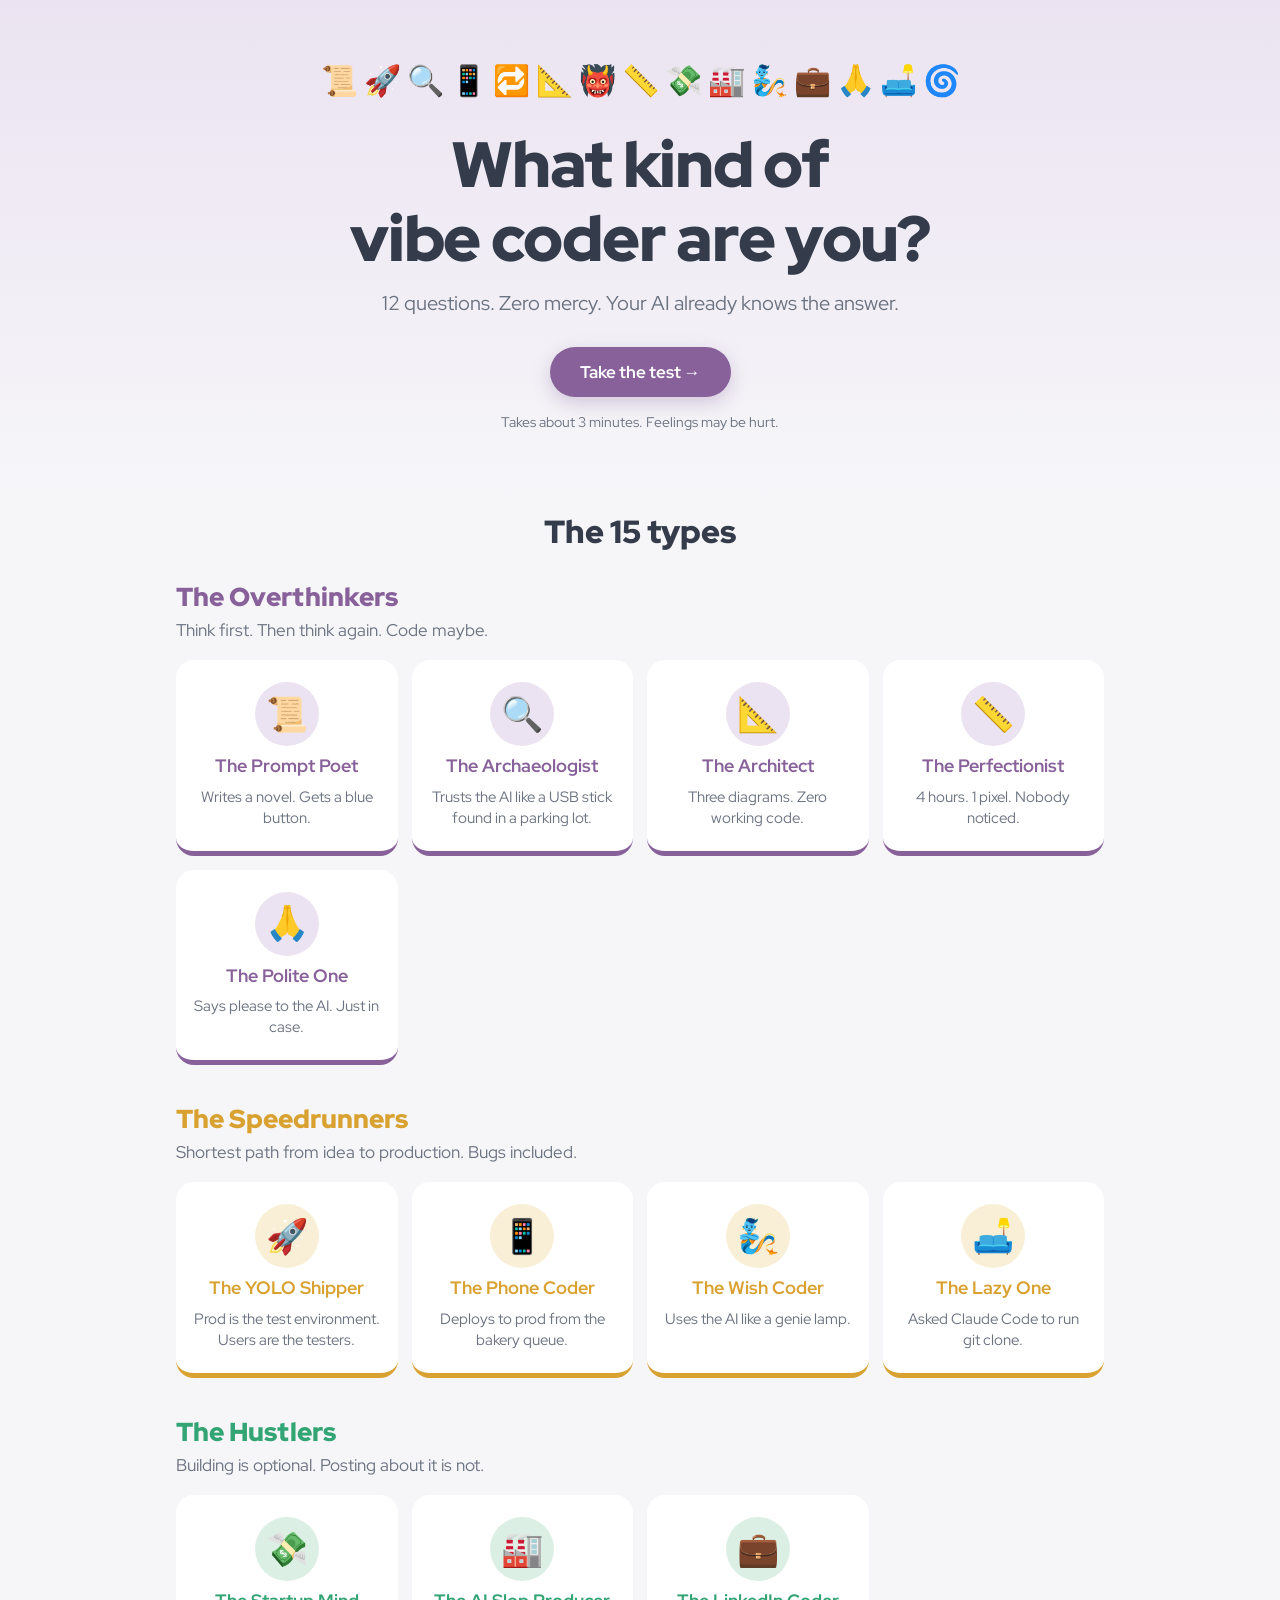
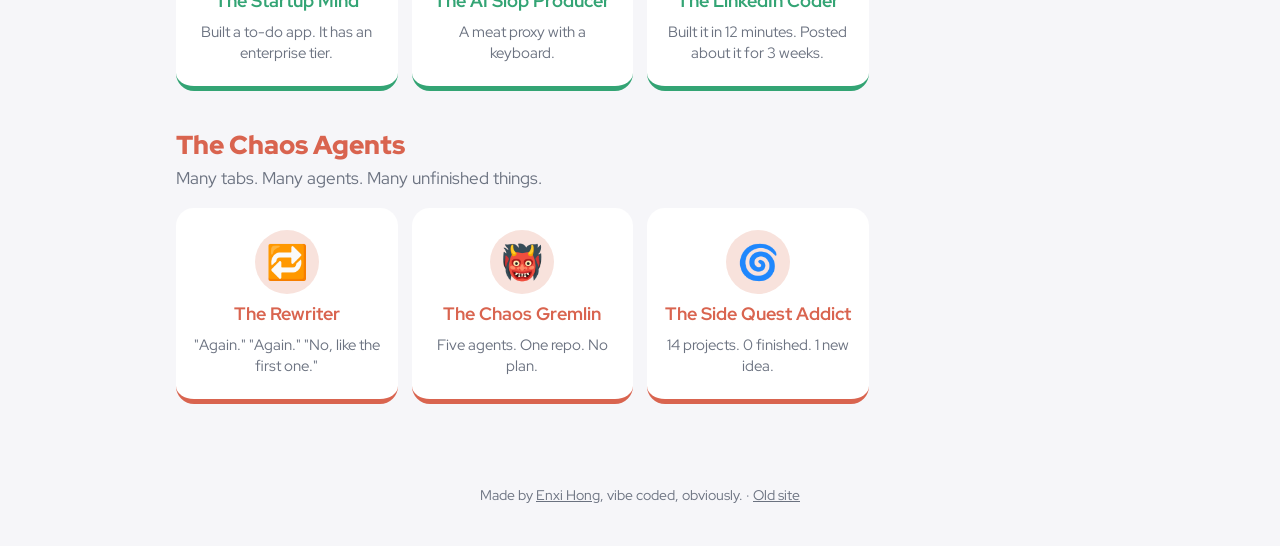
<file: index.html>
<!DOCTYPE html>
<html lang="en">
<head>
<meta charset="UTF-8">
<meta name="viewport" content="width=device-width, initial-scale=1.0">
<title>What kind of vibe coder are you?</title>
<meta name="description" content="A brutally honest personality test for vibe coders. 12 questions, 15 types, zero mercy.">
<meta property="og:title" content="What kind of vibe coder are you?">
<meta property="og:description" content="12 questions. 15 types. Zero mercy. Your AI already knows.">
<meta property="og:url" content="https://enxihong.github.io/">
<link rel="canonical" href="https://enxihong.github.io/">
<link rel="icon" href="data:image/svg+xml,<svg xmlns='http://www.w3.org/2000/svg' viewBox='0 0 100 100'><text y='.9em' font-size='90'>🧞</text></svg>">
<link rel="preconnect" href="https://fonts.googleapis.com">
<link rel="preconnect" href="https://fonts.gstatic.com" crossorigin>
<link href="https://fonts.googleapis.com/css2?family=JetBrains+Mono:wght@400;700&family=Red+Hat+Display:wght@400;500;700;900&display=swap" rel="stylesheet">
<link rel="stylesheet" href="style.css">
</head>
<body>
<div id="app"></div>
<script src="js/types.js"></script>
<script src="js/questions.js"></script>
<script src="js/app.js"></script>
</body>
</html>
</file>
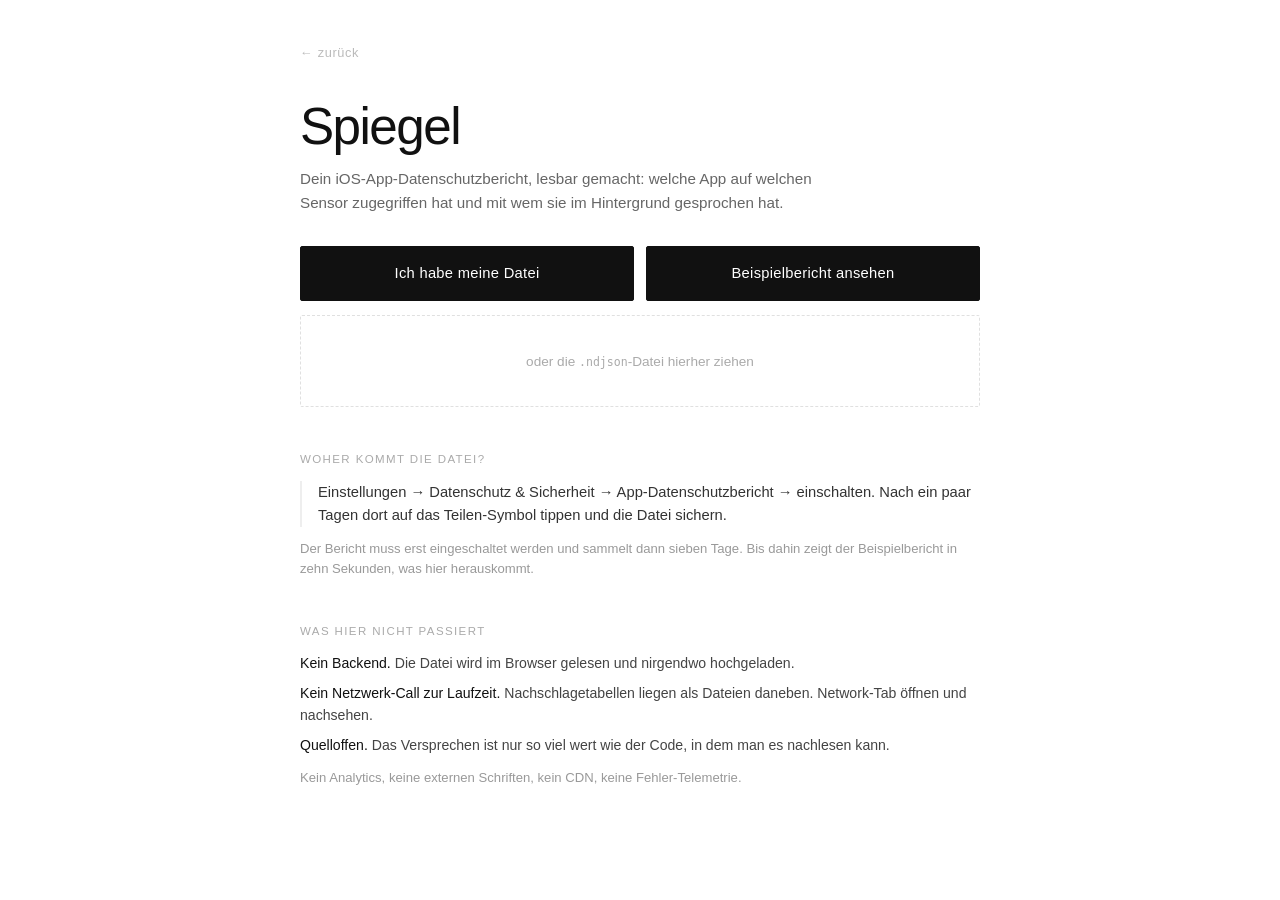
<file: spiegel/index.html>
<!DOCTYPE html>
<html lang="de">
<head>
  <meta charset="UTF-8" />
  <meta name="viewport" content="width=device-width, initial-scale=1.0" />

  <!--
    Prinzip 2 der Spec, technisch erzwungen statt nur behauptet:
    alles außer 'self' ist verboten. Kein CDN, keine Fonts, kein Analytics.
    (frame-ancestors wirkt im Meta-Tag nicht — siehe README.)
  -->
  <meta http-equiv="Content-Security-Policy"
        content="default-src 'none'; script-src 'self'; style-src 'self'; img-src 'self' data:; connect-src 'self'; base-uri 'none'; form-action 'none'" />

  <title>Spiegel — dein App-Datenschutzbericht, lesbar</title>
  <meta name="description" content="Statischer Viewer für den iOS-App-Datenschutzbericht. Läuft komplett im Browser, ohne Backend und ohne Netzwerk-Calls." />
  <link rel="canonical" href="https://enxihong.github.io/spiegel/" />
  <link rel="stylesheet" href="style.css" />
</head>
<body>

<main class="page">

  <a class="back-link" href="../home.html">← zurück</a>

  <header class="head">
    <h1>Spiegel</h1>
    <p class="lede">
      Dein iOS-App-Datenschutzbericht, lesbar gemacht: welche App auf welchen
      Sensor zugegriffen hat und mit wem sie im Hintergrund gesprochen hat.
    </p>
  </header>

  <!-- ---------------------------------------------------------------- -->
  <!-- Startansicht                                                      -->
  <!-- ---------------------------------------------------------------- -->
  <section id="view-start">

    <div class="choice">
      <label class="btn-primary" for="file-input">Ich habe meine Datei</label>
      <input id="file-input" type="file" accept=".ndjson,.json,.txt" hidden />
      <button class="btn-primary" id="demo-btn" type="button">Beispielbericht ansehen</button>
    </div>

    <div id="dropzone" class="dropzone">
      <span>oder die <code>.ndjson</code>-Datei hierher ziehen</span>
    </div>

    <p id="status" class="status" hidden></p>

    <section class="block">
      <h2>Woher kommt die Datei?</h2>
      <blockquote>
        Einstellungen → Datenschutz &amp; Sicherheit → App-Datenschutzbericht →
        einschalten. Nach ein paar Tagen dort auf das Teilen-Symbol tippen und
        die Datei sichern.
      </blockquote>
      <p class="note">
        Der Bericht muss erst eingeschaltet werden und sammelt dann sieben Tage.
        Bis dahin zeigt der Beispielbericht in zehn Sekunden, was hier
        herauskommt.
      </p>
    </section>

    <section class="block promise">
      <h2>Was hier nicht passiert</h2>
      <ul>
        <li><strong>Kein Backend.</strong> Die Datei wird im Browser gelesen und nirgendwo hochgeladen.</li>
        <li><strong>Kein Netzwerk-Call zur Laufzeit.</strong> Nachschlagetabellen liegen als Dateien daneben. Network-Tab öffnen und nachsehen.</li>
        <li><strong>Quelloffen.</strong> Das Versprechen ist nur so viel wert wie der Code, in dem man es nachlesen kann.</li>
      </ul>
      <p class="note">Kein Analytics, keine externen Schriften, kein CDN, keine Fehler-Telemetrie.</p>
    </section>

  </section>

  <!-- ---------------------------------------------------------------- -->
  <!-- Bericht                                                           -->
  <!-- ---------------------------------------------------------------- -->
  <section id="view-report" hidden>

    <p id="report-banner" class="banner" hidden></p>

    <p class="range" id="report-range"></p>

    <div class="bignums">
      <div class="bignum"><span class="num" id="stat-apps">–</span><span class="lbl">Apps</span></div>
      <div class="bignum"><span class="num" id="stat-accesses">–</span><span class="lbl">Sensorzugriffe</span></div>
      <div class="bignum"><span class="num" id="stat-domains">–</span><span class="lbl">Domains</span></div>
    </div>

    <p class="summary" id="report-summary"></p>

    <p class="caveat">
      Der Spiegel zeigt Verbindungen, keine Inhalte. Der Datenverkehr ist
      verschlüsselt — dass eine App mit einem Werbenetzwerk spricht, beweist
      nicht, <em>was</em> sie überträgt.
    </p>

    <div class="listhead">
      <h2>Apps</h2>
      <span>sortiert nach Auffälligkeit</span>
    </div>

    <div id="app-list"></div>

    <p class="parsenote" id="parse-note"></p>

    <div class="report-actions">
      <button class="btn-secondary" id="reset-btn" type="button">Anderen Bericht laden</button>
    </div>

  </section>

</main>

<script type="module" src="src/app.js"></script>
</body>
</html>
</file>
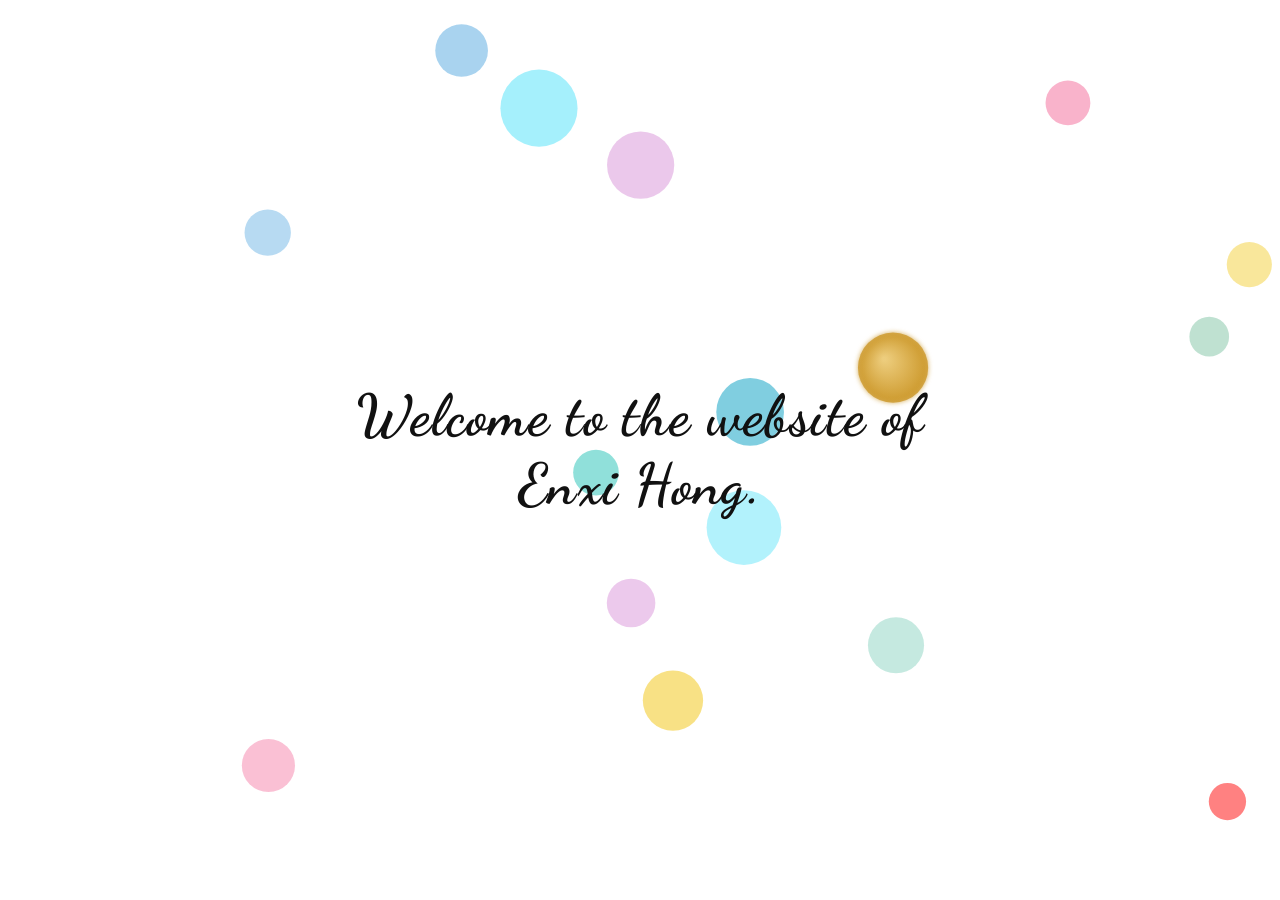
<file: v1/index.html>
<!DOCTYPE html>
<html lang="en">
<head>
  <meta charset="UTF-8" />
  <meta name="viewport" content="width=device-width, initial-scale=1.0, user-scalable=no" />
  <title>Enxi Hong</title>
  <link rel="preconnect" href="https://fonts.googleapis.com" />
  <link rel="preconnect" href="https://fonts.gstatic.com" crossorigin />
  <link href="https://fonts.googleapis.com/css2?family=Dancing+Script:wght@700&display=swap" rel="stylesheet" />
  <style>
    * { margin: 0; padding: 0; box-sizing: border-box; }
    body { background: #fff; overflow: hidden; font-family: system-ui, -apple-system, "Helvetica Neue", Arial, sans-serif; }
    canvas { position: fixed; top: 0; left: 0; width: 100%; height: 100%; }
    .center-text {
      position: fixed;
      top: 50%;
      left: 50%;
      transform: translate(-50%, -50%);
      font-family: 'Dancing Script', cursive;
      font-size: clamp(2rem, 5.5vw, 3.6rem);
      font-weight: 700;
      color: #111;
      letter-spacing: 0.02em;
      pointer-events: none;
      user-select: none;
      text-align: center;
      animation: fadein 1.2s ease;
    }
    @keyframes fadein { from { opacity: 0; } to { opacity: 1; } }
  </style>
</head>
<body>
  <canvas id="c"></canvas>
  <p class="center-text">Welcome to the website of Enxi Hong.</p>

  <script>
    const canvas = document.getElementById('c');
    const ctx = canvas.getContext('2d');

    const COLORS = [
      '#FF6B6B','#4ECDC4','#45B7D1','#96CEB4',
      '#FFEAA7','#DDA0DD','#98D8C8','#F7DC6F',
      '#BB8FCE','#85C1E9','#F8A5C2','#78E8FA'
    ];

    let W, H;
    function resize() {
      W = canvas.width  = window.innerWidth;
      H = canvas.height = window.innerHeight;
    }
    resize();
    window.addEventListener('resize', resize);

    function rand(a, b) { return a + Math.random() * (b - a); }

    class Particle {
      constructor(x, y, color) {
        this.x = x; this.y = y; this.color = color;
        const spd = rand(2.5, 6);
        const angle = Math.random() * Math.PI * 2;
        this.vx = Math.cos(angle) * spd;
        this.vy = Math.sin(angle) * spd;
        this.r = rand(3, 7);
        this.alpha = 0.9;
      }
      update() {
        this.x += this.vx;
        this.y += this.vy;
        this.vy += 0.18;
        this.alpha -= 0.045;
      }
      draw() {
        if (this.alpha <= 0) return;
        ctx.save();
        ctx.globalAlpha = this.alpha;
        ctx.fillStyle = this.color;
        ctx.beginPath();
        ctx.arc(this.x, this.y, this.r, 0, Math.PI * 2);
        ctx.fill();
        ctx.restore();
      }
    }

    class Bubble {
      constructor(special) {
        this.special = !!special;
        this.r  = this.special ? 34 : rand(18, 40);
        this.x  = rand(this.r, W - this.r);
        this.y  = rand(this.r, H - this.r);
        const spd   = this.special ? rand(1.0, 1.8) : rand(1.5, 3.2);
        const angle = Math.random() * Math.PI * 2;
        this.vx = Math.cos(angle) * spd;
        this.vy = Math.sin(angle) * spd;
        this.color = COLORS[Math.floor(Math.random() * COLORS.length)];
        this.alpha = rand(0.55, 0.85);
        this.phase = Math.random() * Math.PI * 2;
        this.popT  = 0;
        this.dead  = false;
      }

      update() {
        if (this.popT > 0) {
          this.popT += 0.07;
          if (this.popT >= 1) this.dead = true;
          return;
        }
        this.x += this.vx;
        this.y += this.vy;
        if (this.x - this.r < 0)  this.vx =  Math.abs(this.vx);
        if (this.x + this.r > W)  this.vx = -Math.abs(this.vx);
        if (this.y - this.r < 0)  this.vy =  Math.abs(this.vy);
        if (this.y + this.r > H)  this.vy = -Math.abs(this.vy);
        if (this.special) this.phase += 0.04;
      }

      currentR() {
        return this.special ? this.r + Math.sin(this.phase) * 3 : this.r;
      }

      draw() {
        ctx.save();
        if (this.popT > 0) {
          ctx.globalAlpha = this.alpha * (1 - this.popT);
          ctx.fillStyle = this.color;
          ctx.beginPath();
          ctx.arc(this.x, this.y, this.r * (1 + this.popT * 0.8), 0, Math.PI * 2);
          ctx.fill();
        } else if (this.special) {
          ctx.globalAlpha = 0.72;
          ctx.shadowColor = '#c8901a';
          ctx.shadowBlur  = 5;
          const r = this.currentR();
          const g = ctx.createRadialGradient(
            this.x - r * 0.25, this.y - r * 0.25, r * 0.05,
            this.x, this.y, r
          );
          g.addColorStop(0, '#f5d88a');
          g.addColorStop(1, '#c8901a');
          ctx.fillStyle = g;
          ctx.beginPath();
          ctx.arc(this.x, this.y, r, 0, Math.PI * 2);
          ctx.fill();
        } else {
          ctx.globalAlpha = this.alpha;
          ctx.fillStyle   = this.color;
          ctx.beginPath();
          ctx.arc(this.x, this.y, this.r, 0, Math.PI * 2);
          ctx.fill();
        }
        ctx.restore();
      }

      hit(px, py) {
        if (this.popT > 0) return false;
        const r  = this.currentR();
        const dx = px - this.x, dy = py - this.y;
        return dx * dx + dy * dy <= r * r;
      }

      pop() {
        this.popT = 0.01;
        const count = Math.floor(rand(5, 8));
        for (let i = 0; i < count; i++) particles.push(new Particle(this.x, this.y, this.color));
      }
    }

    const particles = [];
    const bubbles = [];
    for (let i = 0; i < 15; i++) bubbles.push(new Bubble(false));
    const golden = new Bubble(true);
    bubbles.push(golden);

    (function loop() {
      ctx.clearRect(0, 0, W, H);

      for (let i = particles.length - 1; i >= 0; i--) {
        particles[i].update();
        particles[i].draw();
        if (particles[i].alpha <= 0) particles.splice(i, 1);
      }

      for (let i = bubbles.length - 1; i >= 0; i--) {
        bubbles[i].update();
        bubbles[i].draw();
        if (bubbles[i].dead) {
          bubbles.splice(i, 1);
          bubbles.unshift(new Bubble(false));
        }
      }

      requestAnimationFrame(loop);
    })();

    function handleTap(px, py) {
      if (golden.hit(px, py)) { window.location.href = 'home.html'; return; }
      for (let i = bubbles.length - 1; i >= 0; i--) {
        const b = bubbles[i];
        if (!b.special && b.hit(px, py)) { b.pop(); break; }
      }
    }

    canvas.addEventListener('click', e => handleTap(e.clientX, e.clientY));
    canvas.addEventListener('touchend', e => {
      e.preventDefault();
      const t = e.changedTouches[0];
      handleTap(t.clientX, t.clientY);
    }, { passive: false });

    canvas.addEventListener('mousemove', e => {
      canvas.style.cursor = golden.hit(e.clientX, e.clientY) ? 'pointer' : 'default';
    });
  </script>
</body>
</html>
</file>
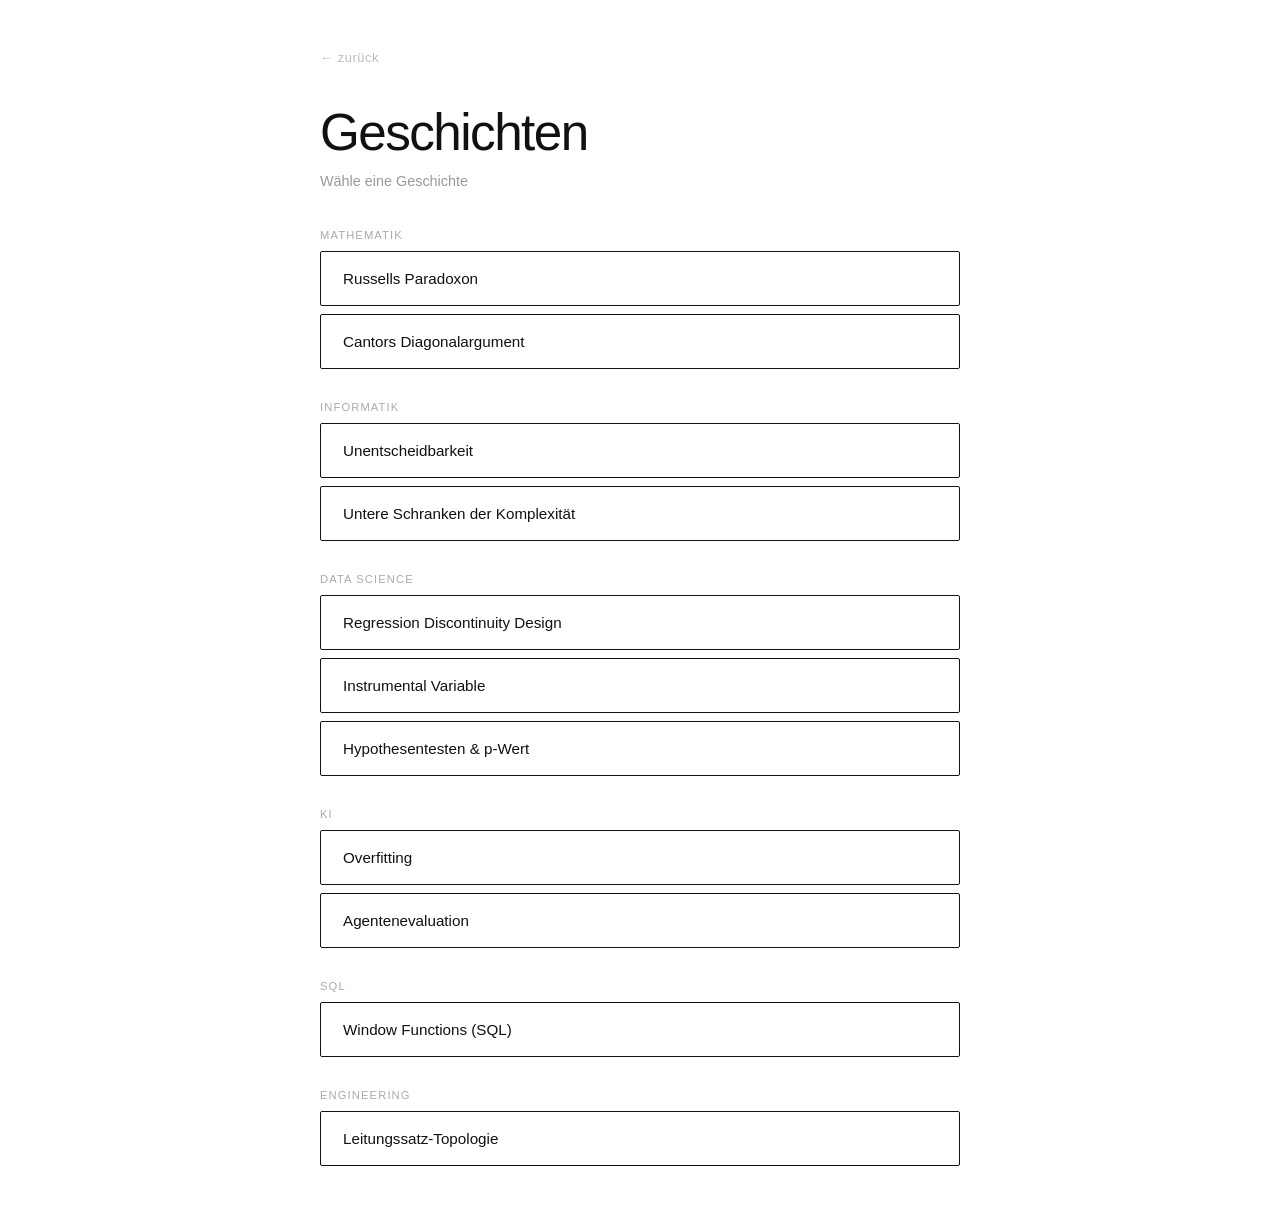
<file: fabel.html>
<!DOCTYPE html>
<html lang="de">
<head>
  <meta charset="UTF-8" />
  <meta name="viewport" content="width=device-width, initial-scale=1.0" />
  <title>Geschichten</title>
  <style>
    *, *::before, *::after { box-sizing: border-box; margin: 0; padding: 0; }
    html { height: 100%; }
    body {
      font-family: -apple-system, BlinkMacSystemFont, "Segoe UI", Helvetica, Arial, sans-serif;
      background: #fff;
      color: #111;
      min-height: 100%;
      padding: 48px 20px 64px;
    }

    .page { max-width: 640px; margin: 0 auto; }

    .back-link {
      display: inline-block;
      font-size: 0.8rem;
      color: #bbb;
      text-decoration: none;
      letter-spacing: 0.05em;
      transition: color 0.2s;
      margin-bottom: 40px;
    }
    .back-link:hover { color: #111; }

    h1 {
      font-size: clamp(2rem, 6vw, 3.2rem);
      font-weight: 500;
      letter-spacing: -0.03em;
      line-height: 1.1;
      margin-bottom: 12px;
    }
    .subtitle {
      font-size: 0.9rem;
      color: #999;
      margin-bottom: 40px;
    }

    .topic-grid {
      display: flex;
      flex-direction: column;
      gap: 8px;
    }

    .category-label {
      font-size: 0.7rem;
      letter-spacing: 0.1em;
      text-transform: uppercase;
      color: #aaa;
      margin-top: 24px;
      margin-bottom: 2px;
    }
    .category-label:first-child { margin-top: 0; }

    .topic-card {
      width: 100%;
      padding: 18px 22px;
      border: 1.5px solid #111;
      background: none;
      color: #111;
      font: inherit;
      font-size: 0.95rem;
      text-align: left;
      cursor: pointer;
      transition: background 0.15s, color 0.15s;
      -webkit-tap-highlight-color: transparent;
      border-radius: 2px;
    }
    .topic-card:hover, .topic-card:active {
      background: #111;
      color: #fff;
    }

    /* Story view */
    #view-story { display: none; }
    #view-story.active { display: block; }
    #view-topics.hidden { display: none; }

    .story-back {
      background: none;
      border: none;
      font: inherit;
      font-size: 0.8rem;
      color: #bbb;
      cursor: pointer;
      letter-spacing: 0.05em;
      padding: 0;
      margin-bottom: 40px;
      transition: color 0.2s;
      -webkit-tap-highlight-color: transparent;
    }
    .story-back:hover { color: #111; }

    #story-title {
      font-size: clamp(1.4rem, 4vw, 2rem);
      font-weight: 500;
      letter-spacing: -0.02em;
      margin-bottom: 32px;
    }

    #story-text {
      font-size: 0.95rem;
      line-height: 1.8;
      color: #333;
    }
    #story-text p { margin-bottom: 1.1em; }
    #story-text h2 {
      font-size: 1.05rem;
      font-weight: 600;
      letter-spacing: -0.01em;
      margin: 1.8em 0 0.6em;
    }
    #story-text hr {
      border: none;
      border-top: 1.5px solid #eee;
      margin: 1.8em 0;
    }
    #story-text ul { padding-left: 1.4em; margin-bottom: 1.1em; }
    #story-text li { margin-bottom: 0.4em; }
    #story-text h3 {
      font-size: 0.95rem;
      font-weight: 600;
      margin: 1.4em 0 0.5em;
    }
    #story-text ol { padding-left: 1.4em; margin-bottom: 1.1em; }
    #story-text ol li { margin-bottom: 0.6em; }
    #story-text table {
      width: 100%;
      border-collapse: collapse;
      margin-bottom: 1.1em;
      font-size: 0.88rem;
    }
    #story-text th, #story-text td {
      border: 1px solid #ddd;
      padding: 8px 12px;
      text-align: left;
      vertical-align: top;
    }
    #story-text th { background: #f5f5f5; font-weight: 600; }
    #story-text code {
      font-family: "SFMono-Regular", Consolas, "Liberation Mono", Menlo, monospace;
      font-size: 0.82rem;
      background: #f0f0f0;
      padding: 1px 5px;
      border-radius: 3px;
    }
    #story-text pre {
      background: #f8f8f8;
      border: 1px solid #e4e4e4;
      border-radius: 4px;
      padding: 14px 16px;
      overflow-x: auto;
      margin-bottom: 1.1em;
      line-height: 1.6;
    }
    #story-text pre code { background: none; padding: 0; border-radius: 0; }
    #story-text blockquote {
      border-left: 3px solid #ddd;
      margin: 1em 0;
      padding: 4px 16px;
      color: #555;
    }

    @keyframes fadeUp {
      from { opacity: 0; transform: translateY(10px); }
      to   { opacity: 1; transform: translateY(0); }
    }
    .animate { animation: fadeUp 0.3s ease both; }
  </style>
</head>
<body>
<div class="page">

  <div id="view-topics">
    <a class="back-link" href="index.html">← zurück</a>
    <h1>Geschichten</h1>
    <p class="subtitle">Wähle eine Geschichte</p>
    <div class="topic-grid" id="topic-grid"></div>
  </div>

  <div id="view-story">
    <button class="story-back" id="story-back-btn">← alle Themen</button>
    <h2 id="story-title"></h2>
    <div id="story-text"></div>
  </div>

</div>

<script>
  function renderMd(md) {
    const blocks = md.trim().split(/\n\n+/);
    return blocks.map(block => {
      const t = block.trim();
      if (/^-{3,}$/.test(t)) return '<hr>';
      if (t.startsWith('```')) {
        const code = t.replace(/^```\w*\n?/, '').replace(/\n?```$/, '');
        const esc = code.replace(/&/g,'&amp;').replace(/</g,'&lt;').replace(/>/g,'&gt;');
        return '<pre><code>' + esc + '</code></pre>';
      }
      if (t.startsWith('> '))  return '<blockquote>' + inl(t.slice(2)) + '</blockquote>';
      if (t.startsWith('### ')) return '<h3>' + inl(t.slice(4)) + '</h3>';
      if (t.startsWith('## ')) return '<h2>' + inl(t.slice(3)) + '</h2>';
      const lines = t.split('\n');
      if (lines.every(l => l.trim().startsWith('- '))) {
        return '<ul>' + lines.map(l => '<li>' + inl(l.trim().slice(2)) + '</li>').join('') + '</ul>';
      }
      if (lines.every(l => /^\d+\. /.test(l.trim()))) {
        return '<ol>' + lines.map(l => '<li>' + inl(l.trim().replace(/^\d+\. /, '')) + '</li>').join('') + '</ol>';
      }
      if (lines.every(l => l.trim().startsWith('|'))) {
        const rows = lines.filter(l => !/^\|[\s\-|]+$/.test(l.trim()));
        const [header, ...body] = rows;
        const cells = row => row.trim().replace(/^\||\|$/g, '').split('|').map(c => inl(c.trim()));
        const ths = cells(header).map(c => '<th>' + c + '</th>').join('');
        const trs = body.map(r => '<tr>' + cells(r).map(c => '<td>' + c + '</td>').join('') + '</tr>').join('');
        return '<table><thead><tr>' + ths + '</tr></thead><tbody>' + trs + '</tbody></table>';
      }
      return '<p>' + inl(lines.join(' ')) + '</p>';
    }).join('');
  }

  function inl(s) {
    return s
      .replace(/\*\*(.+?)\*\*/g, '<strong>$1</strong>')
      .replace(/\*(.+?)\*/g, '<em>$1</em>')
      .replace(/`([^`]+)`/g, '<code>$1</code>');
  }

  const stories = {
    rdd: {
      title: "Regression Discontinuity Design",
      md: `## Die Brücke von Montaverde

Der alte Umberto Casale hatte sein Leben lang Weinreben gepflanzt. Sein Bruder Enzo auch. Beide Männer stammten aus demselben Tal, tranken denselben Brunnen leer, lernten bei demselben Vater das Pfropfen. Und doch: Umbertos Wein wurde berühmt. Enzos Wein blieb mittelmäßig.

Die Leute im Dorf sagten, Umberto habe einfach mehr Talent. Vielleicht. Aber niemand fragte genauer nach.

Ich fragte nach.

Es stellte sich heraus, dass das Tal vor dreißig Jahren durch einen Fluss geteilt worden war — unscheinbar, kaum dreißig Meter breit. Die Regionalregierung hatte damals ein Förderprogramm aufgelegt: Winzer auf der westlichen Seite des Flusses erhielten Beratung, neue Gerätschaften, subventionierte Anbaukurse. Die östliche Seite: nichts. Die Grenze war nicht nach Bodenbeschaffenheit gezogen worden, nicht nach Qualität der Reben, nicht nach Talent der Bauern. Sie war administrativ festgelegt worden — nach einem alten Katasterplan, der selbst eine Kuriosität der Geschichte war.

Umberto wohnte westwärts. Enzo ostwärts. Umberto lag sieben Meter jenseits der Grenzlinie.

Sieben Meter.

Ich begann, Daten zu sammeln. Alle Winzer im Umkreis von zwei Kilometern um den Fluss. Je näher zwei Betriebe an der Grenzlinie lagen — einer links, einer rechts —, desto ähnlicher waren sie in allem: Bodengüte, Niederschlag, Erfahrung, Betriebsgröße. Und doch: auf der Westseite, Jahr für Jahr, bessere Erträge, höhere Qualität, wachsende Bekanntheit.

Am Fluss selbst war der Unterschied scharf wie ein Schnitt.

Da verstand ich: Nicht Umbertos Talent hatte ihn von Enzo getrennt. Es war eine Linie auf einer alten Karte.

---

## Das Konzept: Regression Discontinuity Design (RDD)

**RDD** nutzt eine künstliche Schwelle — eine Fördergrenze, eine Prüfungsnote, ein Geburtsdatum — als natürliches Experiment. Die Grundidee: Einheiten, die knapp ober- oder unterhalb dieser Grenze liegen, sind im Durchschnitt nahezu identisch. Wer beispielsweise mit 59 Punkten nicht gefördert wird, ist kaum anders als jemand mit 61 Punkten, der Förderung erhält.

Dieser scharfe Sprung in der Behandlung bei kontinuierlichen Hintergrundmerkmalen erlaubt einen kausalen Schluss: Ein beobachteter Sprung im Ergebnis direkt an der Schwelle kann kausal auf die Intervention zurückgeführt werden — nicht auf vorher bestehende Unterschiede.

**Zwei Varianten:**

- **Sharp RDD**: Alle, die die Schwelle überschreiten, erhalten die Behandlung — wie im Fall von Umberto und Enzo.
- **Fuzzy RDD**: Die Wahrscheinlichkeit der Behandlung steigt an der Schwelle stark an, aber nicht auf 100 % (z. B. weil manche Berechtigten das Angebot ablehnen). Hier verwendet man die Schwelle als Instrument.

**Die entscheidende Annahme**: Individuen können ihre Zugehörigkeit zur behandelten Gruppe nicht gezielt manipulieren. Wenn Winzer ihre Grundstücke nicht verschieben können, ist die Zuteilung nahe der Grenze quasi-zufällig — und damit glaubwürdig exogen.

RDD ist besonders wertvoll, weil er kausal argumentiert, ohne eine randomisierte Studie zu erfordern. Er nutzt, was die Welt ohnehin produziert: willkürliche Grenzen. Und macht daraus Wissen.`
    },
    iv: {
      title: "Instrumental Variable",
      md: `## Die Kaffeepause

Dr. Mira Voss lehnte sich in ihrem Bürostuhl zurück und starrte auf die zwei Stapel Akten auf ihrem Schreibtisch. Draußen regnete es, und der Geruch von frischem Kaffee zog durch das Krankenhaus der Universitätsklinik München.

Sie war Kardiologin, aber seit drei Jahren beschäftigte sie sich hauptsächlich mit einer einzigen Frage: *Warum sterben manche Patienten mit Herzinsuffizienz trotz optimaler Behandlung früher?*

Ihr Kollege Jonas kam herein, Kaffeebecher in der Hand.

„Ich hab deine Auswertung gesehen", sagte er und setzte sich. „Beeindruckend. Patienten, die regelmäßig zur Kontrolluntersuchung kommen, leben im Schnitt zwei Jahre länger."

„Ich weiß", sagte Mira. Aber sie klang nicht erfreut.

„Du glaubst nicht daran?"

Sie schüttelte den Kopf. „Ich glaube den Zahlen. Ich glaube nur nicht, dass wir verstehen, *warum*."

---

Jonas runzelte die Stirn. „Was gibt es da nicht zu verstehen? Wer zur Kontrolle kommt, bekommt rechtzeitig Anpassungen in der Medikation, wird besser überwacht. Natürlich leben diese Patienten länger."

„Oder", sagte Mira, „wer zur Kontrolle kommt, ist sowieso jemand, der sich besser um sich selbst kümmert. Der auch die Medikamente regelmäßig nimmt. Der weniger raucht. Der Familie hat, die ihn erinnert."

Jonas schwieg.

„Unsere Daten", fuhr sie fort, „können das nicht auseinanderhalten. Wir sehen nur: Kontrolluntersuchung → längeres Leben. Aber wir wissen nicht, ob die Untersuchung selbst irgendetwas bewirkt — oder ob wir einfach die disziplinierteren, gesünderen Patienten beobachten."

„Also müssten wir…" Jonas überlegte. „…eine randomisierte Studie machen. Zufällig zuweisen, wer kommt."

„Genau. Und das", sagte Mira, „können wir ethisch nicht verantworten."

---

Wochen vergingen. Mira grübelte.

Dann fiel ihr die Baustelle ein.

Vor zwei Jahren hatte eine Straßensperrung rund um die Klinik dazu geführt, dass manche Patienten aus dem westlichen Stadtgebiet ihre Termine spontan absagen mussten — für fast vier Monate. Nicht weil sie wollten. Nicht weil sie kränker waren oder gesünder. Einfach, weil die Straße gesperrt war.

Sie rief das Archiv an.

---

Drei Wochen später saß sie mit einem Berg Patientendaten vor sich.

Sie teilte die Patienten auf: jene, die während der Sperrung im westlichen Einzugsgebiet wohnten, und jene, die ungehindert die Klinik erreichen konnten. Dann verglich sie — nicht direkt ihre Überlebenszeiten, sondern zunächst die Besuchshäufigkeit. Tatsächlich: Die Westpatienten hatten während dieser vier Monate deutlich weniger Kontrolltermine wahrgenommen.

Und jetzt die entscheidende Frage: Wie war ihr weiteres Überleben?

Mira tippte die letzten Parameter in ihr Modell.

Das Ergebnis erschien auf dem Bildschirm.

Sie lehnte sich zurück.

Der Unterschied im Überleben zwischen den beiden Gruppen war… fast nicht vorhanden.

---

Jonas kam am nächsten Morgen wieder mit Kaffee. Mira hatte die Nacht durchgearbeitet.

„Und?", fragte er.

„Die Baustelle", sagte sie, „hat uns ein Experiment geschenkt, das wir nie hätten geplant bekommen. Zufällig. Ohne jemanden zu benachteiligen. Niemand wurde *ausgewählt*, weniger zu kommen — es war einfach die Straße."

Jonas sah auf die Grafiken. „Das heißt… die Untersuchungen selbst verlängern das Leben vielleicht gar nicht so stark, wie wir dachten?"

„Oder zumindest nicht so, wie unsere ursprünglichen Zahlen suggerierten. Der Effekt in unseren Daten vorher war zu einem guten Teil kein Effekt der Behandlung — er war ein Echo der Patienten selbst. Ihrer Eigenschaften, die wir nie gemessen haben."

Jonas stellte seinen Becher ab. „Und die Baustelle hat das ausgelöscht."

„Die Baustelle", sagte Mira leise, „hat uns von diesen Eigenschaften befreit. Sie hat uns gezwungen zu sehen, was wirklich wirkt — und was wir uns nur eingeredet haben."

---

Sie schaute aus dem Fenster. Der Regen hatte aufgehört. Irgendwo in der Stadt reparierte jemand eine Straße, und Mira dachte daran, wie viel Wahrheit manchmal in den Zufällen steckt, die uns das Leben aufzwingt — und wie selten wir sie erkennen.

---

## Das Konzept: Instrumental Variable (IV)

Was Mira in der Geschichte intuitiv entdeckt, ist eine der elegantesten Methoden der Kausalinferenz: die **Instrumentalvariable** (*Instrumental Variable, IV*).

### Das Grundproblem: Konfundierung

Wenn wir beobachten, dass Patienten mit häufigen Kontrolluntersuchungen länger leben, können wir nicht einfach schlussfolgern, dass die Untersuchungen die Ursache sind. Es gibt **nicht gemessene, gemeinsame Ursachen** (Confounder) — etwa die allgemeine Disziplin oder das soziale Umfeld einer Person —, die sowohl die Besuchshäufigkeit als auch das Überleben beeinflussen. Klassische Regressionen oder Matching-Verfahren können diese **unbeobachteten Confounder** nicht beseitigen.

### Die Lösung: Ein Instrument

Eine Instrumentalvariable *Z* ist eine Variable, die drei Bedingungen erfüllt:

| Bedingung | Bedeutung | Im Beispiel |
|---|---|---|
| **Relevanz** | Z beeinflusst die Behandlung X | Die Baustelle reduziert tatsächlich die Besuchshäufigkeit |
| **Exogenität** | Z ist unabhängig von den Confoundern | Die Straßensperrung hat nichts mit der Gesundheitsmotivation der Patienten zu tun |
| **Ausschlussbeschränkung** | Z beeinflusst das Outcome Y *nur* durch X | Die Baustelle beeinflusst das Überleben *ausschließlich* über weniger Arztbesuche — nicht direkt |

Die Baustelle erfüllt alle drei: Sie ist zufällig entstanden, von den Patienteneigenschaften unabhängig, und hat keinen direkten Einfluss auf das Herz — nur auf die Terminhäufigkeit.

### Die Schätzung: Two-Stage Least Squares (2SLS)

In der Praxis verwendet man häufig das **Zwei-Stufen-Verfahren**:

1. **Erste Stufe:** Schätze die Behandlung X (Besuchshäufigkeit) als Funktion des Instruments Z (Baustelle ja/nein) — extrahiere so den „exogenen", zufälligen Teil der Variation in X.
2. **Zweite Stufe:** Schätze den Effekt dieser bereinigten Behandlung auf das Outcome Y (Überleben).

Weil in Stufe 1 alle patientenseitigen Einflüsse herausgefiltert wurden, ist der in Stufe 2 geschätzte Koeffizient kausal interpretierbar — zumindest für jene Patienten, deren Verhalten das Instrument tatsächlich verändert hat.

### Was IV schätzt: LATE

Ein wichtiger Punkt für Master-Niveau: IV schätzt nicht den durchschnittlichen Behandlungseffekt für alle (*ATE*), sondern den **Local Average Treatment Effect (LATE)** — den Effekt für die sogenannten **Compliers**, also jene Patienten, die wegen der Baustelle tatsächlich seltener kamen und ihr Verhalten geändert hätten. Patienten, die so oder so kämen (Always-Takers) oder nie kämen (Never-Takers), fließen nicht in die Schätzung ein.

### Warum ist das mächtig?

IV erlaubt kausale Schätzung **ohne randomisiertes Experiment** — indem natürliche oder institutionelle Zufälle (*natural experiments*) genutzt werden. Klassische Beispiele in der Forschung sind: Geburtsmonat als Instrument für Bildungsjahre, Kriegslotterie als Instrument für Militärdienst, oder Entfernung zum nächsten Krankenhaus als Instrument für Behandlungsintensität.

Die Methode zeigt: Manchmal steckt die größte Erkenntnis nicht im sorgfältig geplanten Experiment — sondern in der Baustelle, die jemand vergessen hat zu melden.`
    },
    harness: {
      title: "Agentenevaluation",
      md: `## Die stille Prüferin

Der alte Uhrmacher Teodor saß jeden Tag an seinem Tisch und reparierte Uhren – nicht für Geld, sondern weil er wissen wollte, *ob sie liefen*. Doch Teodor hatte ein Problem: Er konnte die Zeit selbst nicht messen. Keine seiner Referenzuhren war zuverlässig. Manche gingen vor, manche nach, und keine zeigte exakt das Gleiche.

Also baute er sich etwas. Eine Vorrichtung – er nannte sie schlicht „die Prüferin". Sie hielt eine Uhr fest, spannte die Feder auf genau 40 Umdrehungen, öffnete die Hemmung für exakt einhundert Takte, und stoppte dann. Sie stellte immer dieselben Bedingungen her, ganz gleich, wer die Uhr einlegte, und ganz gleich, an welchem Morgen.

Die Prüferin urteilte nicht. Sie fragte nicht, wie die Uhr hieß oder wer sie gebaut hatte. Sie kümmerte sich nicht darum, ob der Uhrmacher müde war. Sie wiederholte einfach denselben Handgriff, immer wieder, und notierte das Ergebnis in einem Buch.

Bald bemerkte Teodor etwas Seltsames. Manche Uhren liefen in der Prüferin tadellos – und versagten trotzdem im Alltag. Andere wirkten grob und ungenau, schlugen sich draußen aber hervorragend. Die Prüferin zeigte ihm, was die Uhr *unter kontrollierten Bedingungen* tat. Was sie nicht zeigte, war, was die Uhr *in der Welt* tat.

Das verwirrte ihn lange. Bis er verstand: Die Prüferin war kein Spiegel der Wirklichkeit. Sie war ein *Werkzeug zur Vergleichbarkeit*. Dank ihr konnte er zwei Uhren nebeneinander halten und sagen: „Diese hier ist unter denselben Bedingungen besser als jene." Ohne sie hätte er Äpfel mit Birnen verglichen – mal windig, mal still, mal mit müden Händen, mal mit frischen.

Er baute noch mehr Prüferinnen. Für Ganggenauigkeit. Für Stoßfestigkeit. Für Kälte. Jede testete etwas anderes, immer reproduzierbar, immer ohne Gunst.

Und so wurde Teodor nicht zum besten Uhrmacher, weil er die meiste Erfahrung hatte —

sondern weil er *wusste, was er wirklich maß*.

---

## Das Konzept: Agentenevaluation

**Was ist ein Evaluation Harness?**

In der KI-Forschung – besonders beim Testen von autonomen Agenten (z. B. LLM-basierten Systemen) – ist ein *Evaluation Harness* eine kontrollierte Testumgebung, die einen Agenten systematisch und reproduzierbar bewertet. Genau wie Teodors Prüferin stellt sie immer dieselben Bedingungen her, unabhängig vom Tester.

**Isolation & Reproduzierbarkeit** — Der Agent wird in einer definierten Umgebung ausgeführt. Externe Variablen (Netzwerk, Zufall, Kontext) werden kontrolliert oder fixiert, damit zwei Läufe vergleichbar sind.

**Aufgaben-Design (Task Suite)** — Das Harness enthält eine kuratierte Menge von Aufgaben, die verschiedene Fähigkeiten abdecken: Reasoning, Tool-Use, Fehlerkorrektur, Mehrschrittigkeit. Wie Teodors verschiedene Prüferinnen für Kälte oder Stoß.

**Metriken vs. Proxy-Metriken** — Ein zentrales Problem: Was gemessen wird, ist oft nicht das, was eigentlich zählt. Ein Agent kann einen Benchmark „bestehen" und im echten Einsatz scheitern – genau wie Teodors Uhren, die in der Prüferin gut liefen, draußen aber versagten. Forscher nennen das *Goodhart's Law* oder *Benchmark Overfitting*.

**Blind Evaluation & Bias-Kontrolle** — Das Harness urteilt mechanisch, nicht subjektiv. Dadurch werden menschliche Erwartungen, Reihenfolge-Effekte und Confirmation Bias eliminiert.

**Die offene Frage** — Kein Harness ist vollständig. Die eigentliche Kunst liegt darin, Aufgaben zu entwerfen, die *valide* sind: die das messen, was im echten Einsatz relevant ist — und nicht nur das, was leicht zu messen ist.`
    },
    window_fn: {
      title: "Window Functions in SQL",
      md: `## Die Frau am Fenster

Die Bibliothek öffnete jeden Morgen um acht Uhr, und jeden Morgen saß Marta bereits drinnen — an ihrem Stammplatz, dem langen Tisch am Fenster im zweiten Stock.

Sie beobachtete die anderen. Das war ihre stille Leidenschaft.

Den alten Herrn mit dem Hut, der immer als Erster ankam und sich Sessel Nummer drei sicherte. Die Studentin mit den roten Turnschuhen, die täglich eine neue Thermosflasche mitbrachte. Den Mann mittleren Alters, der nie ein Buch aufschlug, aber stundenlang ins Leere starrte.

Marta machte sich Notizen. Nicht über einzelne Personen — sondern über Muster.

Sie notierte: *Wer kommt täglich früher als der Vortag?* Sie betrachtete jeden Besucher nicht isoliert, sondern immer im Verhältnis zu allen anderen und zur eigenen Geschichte. Der alte Herr mit dem Hut hatte sich letzte Woche dreimal verspätet — aber seine Drei-Wochen-Bilanz war makellos.

Das Entscheidende war: Marta verließ niemanden aus ihrer Betrachtung. Wenn sie über die Studentin nachdachte, blieb die gesamte Gruppe sichtbar. Die Studentin existierte *innerhalb* der Gemeinschaft, nicht herausgeschnitten aus ihr.

Eines Tages fragte ein junger Bibliothekar, was sie da eigentlich tue.

„Ich teile nicht auf", sagte Marta. „Die meisten Menschen, wenn sie etwas verstehen wollen, nehmen einen heraus und schauen ihn allein an. Ich behalte den Rahmen. Ich berechne, wo jemand steht — aber ohne die Gruppe zu zerstören."

Der Bibliothekar runzelte die Stirn. „Wie eine... Rangliste, die die Tabelle nicht verändert?"

Marta lächelte. „Genau. Ich schiebe ein Fenster über die Zeit. Ich sehe den Einzelnen — und trotzdem alle."

---

## Das Konzept: Window Functions in SQL

**Window Functions** (analytische Funktionen) berechnen Werte über eine Menge von Zeilen — das sogenannte *Fenster* — ohne die zugrundeliegende Tabelle zu aggregieren oder Zeilen zu entfernen.

Im Gegensatz zu \`GROUP BY\`, das Zeilen zu einer einzigen Ergebniszeile zusammenfasst, bleibt bei Window Functions jede Zeile erhalten. Der berechnete Wert bezieht sich jedoch auf den definierten Rahmen (Partition + Sortierung + Frame).

**Grundstruktur:**

\`\`\`sql
SELECT
  name,
  besuche,
  RANK() OVER (PARTITION BY kategorie ORDER BY besuche DESC) AS rang,
  AVG(besuche) OVER (PARTITION BY kategorie) AS durchschnitt
FROM besucher;
\`\`\`

**Schlüsselkomponenten:**

- **\`OVER()\`** — aktiviert die Window Function; ohne sie wäre es eine normale Aggregation
- **\`PARTITION BY\`** — teilt die Daten in logische Gruppen (wie Martas „Fenster" über Besuchertypen)
- **\`ORDER BY\`** (innerhalb von OVER) — definiert die Reihenfolge für Rankings oder Laufwerte
- **\`ROWS/RANGE BETWEEN\`** — steuert den genauen Frame, z. B. gleitende Durchschnitte der letzten 7 Tage

**Typische Anwendungsfälle:**

| Funktion | Verwendung |
|---|---|
| \`ROW_NUMBER()\` | Eindeutige Zeilennummerierung pro Partition |
| \`RANK()\` / \`DENSE_RANK()\` | Rankings mit/ohne Lücken bei Gleichstand |
| \`LAG()\` / \`LEAD()\` | Zugriff auf Vorgänger-/Nachfolgezeilen |
| \`SUM() OVER (... ROWS BETWEEN ...)\` | Gleitende Summen / kumulative Werte |
| \`NTILE(n)\` | Einteilung in n gleichgroße Quantilgruppen |

**Warum es wichtig ist:** Window Functions ersetzen oft komplexe Self-Joins oder Subqueries und sind für Zeitreihenanalysen, Kohortenstudien und Performance-Rankings in großen Datensätzen unverzichtbar. Sie laufen effizienter als äquivalente Subqueries und sind in allen modernen SQL-Dialekten (PostgreSQL, BigQuery, Snowflake, Spark SQL) verfügbar.

Marta hätte es so gesagt: *Man verlässt niemanden aus dem Blick — aber man rechnet trotzdem.*`
    },
    topology: {
      title: "Leitungssatz-Topologie",
      md: `## Die Dirigentin

Es war ihr letztes Konzert vor der Rente, und niemand im Saal wusste, dass das Orchester kurz vor dem Kollaps stand.

Luisa hatte dreißig Jahre lang dasselbe Prinzip verfolgt: Jeder Musiker war mit ihr verbunden, aber nicht auf dieselbe Weise. Die ersten Geigen liefen direkt zu ihr – kurze, dicke Linien der Autorität. Die Schlagzeuger hingegen erreichte sie über die Konzertmeisterin, die wiederum über den ersten Bratschisten lief. Wege, die sich verzweigten und bündelten wie Äste eines Baumes, der im Rücken der Bühne unsichtbar wuchs.

Heute Abend fehlte der zweite Oboist. Kein Problem, dachte das Publikum. Ein Sitz blieb leer.

Aber Luisa wusste, dass der zweite Oboist auch die Noten für den dritten Hornisten weitergereicht hatte. Und der dritte Hornist war der einzige Mensch, der in der Pause den Flötistinnen das Tempowechsel-Signal gab. Ohne dieses Signal würden die Flötistinnen im zweiten Satz um vier Takte zu früh einsetzen. Und die Flötistinnen – das hatte die Generalprobe gezeigt – rissen die Streicher mit sich.

Ein fehlender Musiker. Vier Takte Versatz. Achtzehn Instrumente außer Kontrolle.

Sie hatte die Abende damit verbracht, Karten zu zeichnen. Wer gibt wem ein Zeichen? Welcher Pfad trägt wie viel Last? Wo bricht das System, wenn ein Knoten ausfällt? Sie nannte es ihre „stille Architektur" – das Unsichtbare, das alles zusammenhält.

Heute Abend hatte sie den Pfad umgeleitet. Die Konzertmeisterin würde das Tempowechsel-Signal direkt übernehmen. Ein neuer Ast, provisorisch, aber stark genug.

Der erste Takt erklang. Makellos.

Hinterher sagte jemand: „Großartige Leistung. Alles lief wie am Schnürchen."

Luisa lächelte. *Wie am Schnürchen.* Wenn sie nur wüssten.

---

## Das Konzept: Leitungssatz-Topologie und Lastpfadanalyse

Im **Harness Engineering** bezeichnet die **Topologie** eines Kabelbaums die strukturelle Anordnung aller elektrischen Verbindungen: Wer ist mit wem verbunden? Über welche Wege fließt Strom? Wo gibt es Verteilerknoten (Splices, Connector Hubs), und welche Leitungen tragen wie viel Last?

Die **Lastpfadanalyse** geht einen Schritt weiter: Sie untersucht, welche Konsequenzen entstehen, wenn ein Pfad ausfällt – durch Leitungsbruch, Steckerfehler oder Überlast. Kritische Fragen sind dabei:

- **Propagation**: Führt ein lokaler Fehler zu einem systemweiten Ausfall?
- **Redundanz**: Gibt es alternative Strompfade (parallele Leitungen, Bypass-Routen)?
- **Derating**: Ist jede Leitung für die tatsächlich fließende Last ausgelegt – inklusive aller Lastfälle und Toleranzen?

Im Fahrzeug- und Luftfahrtbereich ist diese Analyse sicherheitskritisch: Ein falsch dimensionierter Splice, der mehrere Verbraucher versorgt, kann bei Überlast thermisch versagen und kaskadenartige Ausfälle auslösen – genau wie Luisas fehlender Oboist, der über mehrere Zwischenglieder das gesamte Orchester destabilisierte.

Das Ziel guten Harness Engineerings ist deshalb: **Topologien entwerfen, die robust gegenüber Einzelausfällen sind** – durch bewusste Pfadplanung, Schutzschalterkoordination und durchdachte Redundanzarchitektur.`
    },
    russell: {
      title: "Russells Paradoxon",
      md: `## Die Hüterin der Grenzen

In einer Stadt lebte eine Frau namens Vera, die als Archivarin arbeitete. Ihr Archiv war kein gewöhnliches — es enthielt keine Bücher, sondern **Mengen**: Körbe voller Dinge, Schachteln in Schachteln, Zimmer voller Zimmer.

Eines Morgens brachte ihr ein junger Mann einen Korb und sagte: „Vera, ich habe alle Körbe der Stadt gesammelt — jeden einzelnen, der sich *nicht selbst enthält*."

Vera betrachtete den Korb. Er war leer, aber das störte sie nicht. Seltsam war etwas anderes.

„Enthält dein Korb sich selbst?", fragte sie ruhig.

Der junge Mann lachte. „Natürlich nicht. Also gehört er zu den Körben, die sich nicht selbst enthalten — und deshalb *ist* er ja auch darin."

Vera schwieg.

„Aber warte", fuhr er fort, langsamer jetzt. „Wenn er *in sich selbst* ist… dann enthält er sich selbst. Und dann dürfte er gar nicht darin sein. Dann müsste er *heraus*." Er griff in den Korb, zog ihn heraus — und hielt ihn in der Hand. „Aber jetzt enthält er sich wieder nicht, also *muss* er hinein."

Er legte ihn wieder hinein.

Heraus. Hinein. Heraus. Hinein.

Der junge Mann sah Vera an. Sie lächelte nicht, aber ihre Augen waren wach.

„Was ist das?", flüsterte er.

„Ein Widerspruch", sagte sie. „Aber kein gewöhnlicher. Dein Korb ist nicht falsch gebaut — die *Frage* ist falsch gestellt. Du hast eine Menge erschaffen, die sich selbst definieren soll, ob sie sich enthält. Und das kann sie nicht. Sie zerfällt in dem Moment, in dem sie es versucht."

Der junge Mann setzte sich. Lange sagte er nichts.

„Dann kann man nicht einfach *alle* Mengen sammeln?"

„Nein", antwortete Vera. „Manche Sammlungen darf man nicht bilden. Nicht weil es verboten ist — sondern weil die Logik selbst zusammenbricht."

---

## Das Konzept: Russells Paradoxon

**Bertrand Russell** entdeckte 1901 einen fundamentalen Widerspruch in der naiven Mengenlehre.

Die **naive Mengenlehre** erlaubte jede beliebige Eigenschaft, um eine Menge zu definieren — also auch: *„Die Menge aller Mengen, die sich nicht selbst enthalten"*, formal: **R = { x | x ∉ x }**.

Die Frage lautet dann: Gilt R ∈ R?

- Wenn **R ∈ R**, dann erfüllt R die definierende Eigenschaft nicht — also müsste R ∉ R gelten. Widerspruch.
- Wenn **R ∉ R**, dann erfüllt R die Eigenschaft — also müsste R ∈ R gelten. Widerspruch.

Das Paradoxon zeigte, dass die naive Mengenlehre (Freges System) in sich **inkonsistent** ist. Es war kein Randproblem — es traf das Fundament der Mathematik.

Die Reaktion war tiefgreifend: Ernst Zermelo und Abraham Fraenkel entwickelten die **axiomatische Mengenlehre (ZF/ZFC)**, die das unkontrollierte Bilden von Mengen einschränkt. Das **Aussonderungsaxiom** erlaubt nur noch, Teilmengen aus bereits existierenden Mengen auszusondern — eine „Menge aller Mengen" darf gar nicht erst entstehen.

Russells Paradoxon markiert damit den Übergang von der intuitiven zur streng axiomatischen Mathematik — eine der wichtigsten Zäsuren des 20. Jahrhunderts.`
    },
    turing: {
      title: "Unentscheidbarkeit",
      md: `## Der Mann, der nie aufhört zu fragen

Der Philosoph Kael hatte eine Eigenheit: Er beantwortete keine Frage direkt. Stattdessen verwandelte er jede Frage in eine andere — präziser, schärfer, tiefer.

Eines Tages kam eine Studentin zu ihm. „Kael", sagte sie, „ich habe ein Problem, das ich nicht lösen kann."

„Gut", sagte er. „Beschreib es mir."

Sie erklärte es. Kael hörte zu, nickte — und formulierte ein neues, einfacheres Problem. „Kannst du *das* lösen?"

Sie dachte nach. „Ja."

„Dann hast du auch deins gelöst", sagte er. „Denn deins ist im Grunde dasselbe."

Die Studentin war beeindruckt. Wochen vergingen. Sie kam mit schwereren Problemen. Kael verwandelte sie immer — in bekannte Formen, in gelöste Fälle, in Fragen, auf die die Antwort bereits irgendwo stand.

Dann, eines Abends, kam sie mit einem anderen Gesicht. Nicht fragend — triumphierend.

„Kael. Ich habe *dein* Problem."

Er sah auf.

„Ich frage dich: Wirst du diese Frage jemals beantworten?" Sie lächelte. „Wenn ja — beantworte sie jetzt. Wenn nein — dann hast du sie gerade beantwortet. Du kannst nicht entkommen."

Kael lehnte sich zurück.

„Darf ich sie umformulieren?"

„Natürlich. Das ist deine Methode."

Er dachte lange nach. Dann sagte er leise: „Ich kann deine Frage nicht in eine einfachere verwandeln. Nicht weil sie zu schwer ist — sondern weil sie sich selbst im Weg steht. Jede Umformulierung führt zurück zu ihr. Sie hat keinen Boden."

Die Studentin setzte sich. Die Stille zwischen ihnen war anders als sonst.

„Es gibt also Fragen", sagte sie langsam, „die deine Methode nicht lösen kann — nicht einmal prinzipiell?"

„Ja", sagte Kael. „Und das Merkwürdige ist: Ich kann dir sogar *beweisen*, dass es sie gibt. Ich kann dir nur nicht sagen, welche es sind — bevor du sie mir bringst."

Er sah aus dem Fenster.

„Manche Probleme erkennt man erst als unlösbar, wenn man zu lange vor ihnen steht."

---

## Das Konzept: Unentscheidbarkeit und das Halteproblem (Turing, 1936)

**Alan Turing** zeigte 1936, dass es fundamentale Grenzen der Berechenbarkeit gibt — Probleme, die kein Algorithmus jemals lösen kann, egal wie leistungsfähig der Computer ist.

Das bekannteste Beispiel ist das **Halteproblem**: Gegeben ein beliebiges Programm P und eine Eingabe E — wird P bei Eingabe E irgendwann *anhalten*, oder läuft es ewig?

Turings Beweis ist ein **Diagonalargument** — elegant und vernichtend:

Angenommen, es gäbe ein Programm H(P, E), das für jedes P und E korrekt entscheidet: *„hält"* oder *„hält nicht"*. Dann konstruiert man ein neues Programm D, das H als Unterprogramm benutzt und sich selbst als Eingabe übergibt:

- Wenn H sagt, D würde halten → dann läuft D absichtlich ewig.
- Wenn H sagt, D würde nicht halten → dann hält D sofort an.

Was passiert, wenn man D mit sich selbst aufruft? H kann keine konsistente Antwort liefern — ein direkter Widerspruch. Also kann H nicht existieren.

Das Halteproblem ist damit **unentscheidbar** — nicht nur schwer, sondern prinzipiell außerhalb jeder algorithmischen Reichweite.

Die Konsequenzen sind tiefgreifend: Compiler können nicht allgemein prüfen, ob Code terminiert. Viren können nicht vollständig automatisch erkannt werden. Softwareverifikation hat unüberwindbare Grenzen. Turings Ergebnis definiert nicht, was Computer *heute* nicht können — sondern was sie **niemals** können werden.`
    },
    overfitting: {
      title: "Overfitting",
      md: `## Der Detektiv, der zu gut wurde

Inspektor Maren galt als die beste Ermittlerin der Stadt. Zwölf Jahre Erfahrung, hunderte gelöste Fälle. Ihr Gedächtnis war legendär: Sie erinnerte sich an jeden Verdächtigen, jeden Tick, jede Lüge — und erkannte Muster, wo andere nur Zufall sahen.

Dann kam der Mordfall in der Hafenstraße.

Der Verdächtige hieß Tomás. Klein, nervöser Blick, zitterte beim Sprechen. Maren beobachtete ihn drei Minuten — und wusste es. *Er ist es.* Sie hatte diesen Typ hundertmal gesehen: schuldig, verängstigt, versteckt.

Die Verhöre begannen. Tomás widersprach sich, schwieg an falschen Stellen, vermied Blickkontakt. Maren registrierte alles, baute ihren Fall — akkurat, lückenlos, überwältigend.

Zwei Wochen später gestand jemand anderes.

Maren saß allein in ihrem Büro. Auf dem Tisch lagen ihre Notizen — seitenweise Beobachtungen über Tomás. Alles stimmte. Alles passte. Und trotzdem war es falsch.

Ihr Kollege Piet klopfte an. „Wie ist es passiert?"

„Ich habe ihn zu gut gekannt", sagte sie leise. „Jeden Zug, den ich in zwölf Jahren gesehen habe — schuldig, nervös, versteckt. Tomás hatte all das. Also war er es." Sie legte die Notizen um. „Ich habe nicht ermittelt. Ich habe bestätigt."

Piet setzte sich. „Du hast die Vergangenheit auswendig gelernt."

„Ja. Und dann habe ich jeden neuen Menschen durch diese Schablone gepresst." Sie tippte auf ihre Schläfe. „Mein Kopf war so voll mit dem, was war — dass er keinen Platz mehr hatte für das, was *ist*."

Piet dachte nach. „Also warst du zu präzise für die alten Daten?"

„Präzise", wiederholte Maren bitter. „Ich war perfekt für Fälle, die ich bereits kannte. Für jeden neuen Fall war ich blind."

Sie stand auf und sah aus dem Fenster auf den Hafen.

„Ein guter Detektiv darf nicht alles erinnern. Er muss vergessen können — muss das Wesentliche vom Zufall trennen. Sonst jagt er für immer die Schatten alter Fälle."

---

## Das Konzept: Overfitting

**Overfitting** bezeichnet eines der zentralen Probleme des maschinellen Lernens: Ein Modell lernt die Trainingsdaten so präzise, dass es deren Rauschen und Zufälligkeiten mitlernt — und dadurch auf neuen, ungesehenen Daten versagt.

Ein overgefittetes Modell hat eine zu hohe **Modellkomplexität** relativ zur Datenmenge. Es minimiert den Trainingsfehler nahezu auf null, aber der **Generalisierungsfehler** — die Leistung auf echten Testdaten — ist hoch. Formal lässt sich das durch den **Bias-Variance-Tradeoff** beschreiben:

- **Hohe Varianz** (Overfitting): Das Modell reagiert extrem sensibel auf kleine Schwankungen in den Trainingsdaten. Jeder Ausreißer wird als Signal interpretiert.
- **Hoher Bias** (Underfitting): Das Modell ist zu simpel und erfasst selbst die echten Muster nicht.

Das Ziel ist die Balance — ein Modell, das generalisiert, ohne zu vereinfachen.

**Typische Gegenmaßnahmen:**

- **Regularisierung** (L1/Lasso, L2/Ridge): Bestraft komplexe Modelle, indem große Gewichte im Verlust penalisiert werden.
- **Dropout** (in neuronalen Netzen): Deaktiviert zufällig Neuronen im Training, um Ko-Adaptation zu verhindern.
- **Cross-Validation**: Bewertet das Modell systematisch auf mehreren Datensplits, nicht nur einem.
- **Early Stopping**: Bricht das Training ab, sobald der Validierungsfehler zu steigen beginnt.
- **Mehr Daten**: Der robusteste Schutz — je mehr echte Variation im Training, desto schwerer wird Rauschen mitgelernt.

Overfitting ist kein Versagen des Algorithmus — es ist ein Versagen der **Generalisierungsabsicht**. Ein Modell optimiert genau das, wofür man es trainiert. Wer es auf Perfektion im Training trimmt, bekommt Perfektion auf Daten, die längst bekannt sind — und Versagen auf allem, was danach kommt.`
    },
    pvalue: {
      title: "Hypothesentesten & p-Wert",
      md: `## Die Richterin und die tausend Münzen

Richterin Sorel war bekannt für eines: Sie glaubte niemandem — ohne Beweis.

Eines Tages betrat ein Mann namens Cassian ihren Gerichtssaal. Er behauptete, eine besondere Münze zu besitzen. Keine gewöhnliche — eine, die grundsätzlich öfter Kopf zeige als Zahl. Er wollte damit Wetten gewinnen, legal, und brauchte ihre offizielle Beglaubigung.

„Beweise es", sagte Sorel.

Cassian warf die Münze. Kopf. Noch einmal. Kopf. Und noch einmal.

Nach zehn Würfen: achtmal Kopf, zweimal Zahl.

Der Anwalt neben ihm lächelte. „Achtzig Prozent. Überzeugt?"

Sorel verschränkte die Arme. „Nein. Auch eine faire Münze kann zehnmal hintereinander fast nur Kopf zeigen. Das beweist nichts."

Cassian warf weiter. Fünfzig Würfe. Hundert. Nach zweihundert Würfen: 119 mal Kopf. Fast 60 Prozent.

Der Anwalt wurde ungeduldig. „Das ist doch kein Zufall mehr."

„Vielleicht", sagte Sorel. „Aber ich brauche eine Zahl. Keine Meinung."

Sie rief ihre Statistikerin. Die Frau rechnete kurz. „Bei einer fairen Münze und zweihundert Würfen wäre ein Ergebnis wie dieses — oder ein noch extremeres — mit einer Wahrscheinlichkeit von unter zwei Prozent zu erwarten."

Stille im Saal.

„Zwei Prozent", wiederholte Sorel langsam. „Das heißt: Wäre die Münze fair, wäre das hier trotzdem möglich — nur sehr unwahrscheinlich."

„Ja", sagte die Statistikerin.

„Aber es heißt nicht, dass die Münze zu neunundneunzig Prozent unfair ist?"

Die Statistikerin zögerte. „Nein. Das ist ein anderer Satz."

Cassian runzelte die Stirn. Sorel sah ihn an.

„Ich beglaubige Folgendes", sagte sie schließlich. „Wenn deine Münze fair wäre, hätten wir heute etwas sehr Unwahrscheinliches erlebt. Ob sie es ist — das sage ich nicht."

Sie lehnte sich vor. „Mein Urteil lautet: Die Daten sprechen gegen die Annahme einer fairen Münze. Mehr nicht. Die Wahrheit bleibt draußen."

Cassian verstand nicht ganz. Aber die Statistikerin nickte langsam — so wie jemand nickt, der genau weiß, wie präzise eine Aussage gerade war.

---

## Das Konzept: Hypothesentesten und der p-Wert

Das **Hypothesentesten** ist ein formales Verfahren, um auf Basis von Daten zwischen zwei konkurrierenden Annahmen zu unterscheiden — ohne jemals direkte Wahrheit zu beanspruchen.

Die Struktur ist immer gleich:

- **Nullhypothese H₀**: Die konservative Annahme — hier: „Die Münze ist fair" (p = 0,5).
- **Alternativhypothese H₁**: Die zu zeigende Behauptung — „Die Münze ist unfair" (p ≠ 0,5).

Der **p-Wert** beantwortet eine sehr präzise Frage: *Wie wahrscheinlich wäre ein Ergebnis wie das beobachtete — oder ein noch extremeres — wenn H₀ wahr wäre?*

Ein kleiner p-Wert (typisch: p < 0,05) bedeutet: Die Daten sind unter H₀ sehr unwahrscheinlich. Man **verwirft H₀** — aber man beweist H₁ damit nicht.

Was der p-Wert **nicht** ist, wird häufig falsch verstanden:

- Er ist **nicht** die Wahrscheinlichkeit, dass H₀ wahr ist.
- Er ist **nicht** die Wahrscheinlichkeit, dass das Ergebnis durch Zufall entstand.
- Er sagt **nichts** über die Größe oder Bedeutsamkeit eines Effekts.

Genau das formuliert Richterin Sorel: Ein p-Wert von 0,02 bedeutet nicht „99 % Chance, dass die Münze unfair ist" — das wäre eine **bayesianische** Aussage, die einen Prior erfordern würde. Der frequentistische p-Wert bleibt bewusst außerhalb dieser Aussage.

Ergänzend sprechen Statistiker von **Signifikanzniveau α** (dem vorab festgelegten Schwellenwert), **Teststärke** (Power: Wahrscheinlichkeit, H₀ zu verwerfen, wenn H₁ wahr ist) und **Fehlerarten**: Typ-I-Fehler (H₀ fälschlicherweise verworfen) und Typ-II-Fehler (H₁ fälschlicherweise übersehen).

Das Hypothesentesten ist damit kein Wahrheitsdetektor — sondern ein präzises Instrument zur **Kontrolle von Irrtümern**: Es legt fest, wie oft wir bereit sind, uns zu täuschen, bevor wir handeln.`
    },
    cantor: {
      title: "Cantors Diagonalargument",
      md: `## Die Frau, die Städte zählte

Leila reiste. Nicht zum Vergnügen — sie suchte etwas, das sie nicht benennen konnte.

Sie begann in einer kleinen Stadt am Meer. Dort lebten Menschen, die Zahlen liebten: ganze Zahlen, saubere Brüche, Verhältnisse. Alles war messbar, alles hatte einen Platz auf dem Zahlenstrahl. Leila fühlte sich wohl. Sie blieb eine Weile.

Dann hörte sie von einer anderen Stadt — größer, weiter im Landesinneren. Dort gab es mehr: nicht nur Brüche, sondern auch Zahlen, die sich nicht als Verhältnis schreiben ließen. Wurzeln. Irrationale Werte. Die Stadt war voller als die erste, unendlich dichter — und trotzdem, versicherten ihr die Einwohner, war sie *abzählbar*. Man konnte jeden Bürger theoretisch in eine Reihe bringen, einen nach dem anderen durchnummerieren, bis in alle Ewigkeit.

Leila reiste weiter.

Die dritte Stadt hatte keinen Namen. Sie lag nicht auf einer Karte. Und als Leila ankam, verstand sie sofort, dass hier etwas anders war.

Die Einwohner — alle reellen Zahlen zwischen null und eins, nur dieser winzige Ausschnitt — saßen nicht in Reihen. Sie standen überall gleichzeitig, dicht an dicht, ohne Anfang, ohne Abstand, ohne die Möglichkeit, auch nur einen von ihnen als *ersten* zu benennen.

„Ich kann euch trotzdem zählen", sagte Leila. „Gebt mir Zeit."

Ein alter Mann schüttelte den Kopf. „Das haben viele versucht. Zeig mir deine Liste — ich zeige dir, wen du vergessen hast."

Leila schrieb. Eine unendlich lange Liste, so sorgfältig sie konnte. Der alte Mann sah kurz hin — und nannte eine Zahl, die nicht darin vorkam. Sie erweiterte die Liste. Er nannte eine weitere. Egal wie weit sie schrieb — er war schneller. Nicht weil er klüger war, sondern weil er eine Methode hatte: Er las die Diagonale ihrer Liste und veränderte jede Stelle. Das Ergebnis war immer jemand, den sie vergessen hatte.

„Ihr seid zu viele", sagte Leila schließlich.

„Nein", sagte der Mann. „Wir sind eine andere Art von unendlich."

---

## Das Konzept: Cantors Diagonalargument und überabzählbare Mengen

**Georg Cantor** zeigte Ende des 19. Jahrhunderts, dass nicht alle Unendlichkeiten gleich groß sind — eine der radikalsten Entdeckungen der Mathematik.

Zwei Mengen haben dieselbe **Mächtigkeit**, wenn man ihre Elemente umkehrbar eindeutig einander zuordnen kann — eine sogenannte **Bijektion**. Die natürlichen Zahlen ℕ, die ganzen Zahlen ℤ und sogar die rationalen Zahlen ℚ sind alle gleich mächtig: **abzählbar unendlich** (Mächtigkeit ℵ₀). Man kann ihre Elemente in eine geordnete Folge bringen.

Cantor bewies jedoch, dass die reellen Zahlen ℝ — selbst nur das Intervall (0, 1) — **nicht** abzählbar sind. Der Beweis ist das **Diagonalargument**:

Angenommen, es gäbe eine vollständige Liste aller reellen Zahlen in (0, 1):

\`\`\`
r₁ = 0. [4] 1 7 2 0 ...
r₂ = 0. 5 [8] 3 1 4 ...
r₃ = 0. 2 0 [0] 6 1 ...
r₄ = 0. 9 3 7 [3] 8 ...
...
\`\`\`

Man konstruiert eine neue Zahl d, indem man die **Diagonalstellen** nimmt — die n-te Nachkommastelle der n-ten Zahl — und jede Ziffer verändert (z. B. +1 modulo 10):

\`\`\`
d = 0. 5 9 1 4 ...
\`\`\`

Diese Zahl d unterscheidet sich von r₁ an Stelle 1, von r₂ an Stelle 2, von rₙ an Stelle n — also von *jeder* Zahl in der Liste. Sie fehlt. Die Liste war also nie vollständig — ein Widerspruch zur Annahme.

Daraus folgt: Die Mächtigkeit von ℝ, bezeichnet als **𝔠** (Kontinuum), ist strikt größer als ℵ₀. Es gibt *mehr* reelle als natürliche Zahlen — obwohl beide Mengen unendlich sind.

Cantor zeigte weiter, dass diese Hierarchie nicht endet: Die Potenzmenge jeder Menge ist stets mächtiger als die Menge selbst — es gibt unendlich viele Stufen des Unendlichen. Die Frage, ob zwischen ℵ₀ und 𝔠 eine weitere Mächtigkeit liegt, ist die berühmte **Kontinuumshypothese** — bis heute unentscheidbar innerhalb der Standardaxiome der Mathematik.`
    },
    sorting: {
      title: "Untere Schranken der Komplexität",
      md: `## Der Bibliothekar und die ewige Frage

In einer alten Bibliothek arbeitete ein Mann namens Oryn. Seine Aufgabe war einfach: Bücher sortieren. Tausende davon, täglich neu angeliefert, chaotisch gestapelt — und er brachte sie in Ordnung.

Er war gut darin. Nicht brillant, nicht schnell — aber methodisch. Er entwickelte über Jahre eine Technik: Er nahm immer zwei Bücher, verglich sie, legte das kleinere nach links. Dann das nächste Paar. Dann nochmal von vorn. Langsam, aber sicher.

Eines Tages kam eine junge Assistentin namens Faye. Sie sah ihm zu — eine Stunde, zwei Stunden — und sagte dann: „Das dauert ewig."

„Es funktioniert", antwortete Oryn.

„Aber es gibt Schnelleres."

Sie zeigte ihm ihre Methode: Stapel halbieren, jeden Halbstapel für sich sortieren, dann zusammenführen. Oryn brauchte drei Tage für tausend Bücher. Faye brauchte Stunden.

Er lernte von ihr. Und bald lernte er noch mehr — von anderen, die kamen und gingen. Er wurde schneller, effizienter, eleganter.

Dann, eines Abends, stellte ihm ein Gelehrter eine Frage.

„Oryn. Du sortierst seit zwanzig Jahren. Sag mir — gibt es eine *schnellste* Art, Bücher zu sortieren? Eine Methode, die grundsätzlich nicht mehr zu übertreffen ist?"

Oryn dachte lange nach. „Ich glaube schon. Je mehr Bücher, desto mehr Vergleiche — aber vielleicht wächst diese Zahl langsamer als ich denke."

„Und wenn ich dir sage", fuhr der Gelehrte fort, „dass jede Methode, die Bücher durch Vergleichen sortiert — egal wie klug — mindestens n log n Vergleiche braucht? Dass das eine mathematische Grenze ist, keine technische?"

Oryn blinzelte. „Dann wäre Fayes Methode… nicht zufällig gut. Sie wäre fast perfekt. Sie berührt diese Grenze."

„Ja. Und du könntest dein Leben damit verbringen, es zu verbessern — und kämsst nicht weiter."

Oryn sah auf seine Hände. Zwanzig Jahre. Tausende Stapel.

„Ich habe also die ganze Zeit gegen eine Wand gearbeitet, die ich nicht sehen konnte."

„Nein", sagte der Gelehrte ruhig. „Du hast die ganze Zeit auf sie zugelebt."

---

## Das Konzept: Untere Schranken der Komplexität — das Sortier-Lower-Bound

In der Informatik geht es nicht nur darum, *gute* Algorithmen zu finden — sondern zu beweisen, wann man das **Bestmögliche** bereits erreicht hat.

Für das vergleichsbasierte Sortieren gilt eine fundamentale **untere Schranke**: Jeder Algorithmus, der n Elemente ausschließlich durch paarweise Vergleiche sortiert, benötigt im schlechtesten Fall mindestens **Ω(n log n)** Vergleiche.

Der Beweis nutzt ein **Entscheidungsbaum-Modell**: Jeder Vergleich entspricht einem Knoten mit zwei Ästen (kleiner / größer). Ein Sortierverfahren für n Elemente muss alle n! möglichen Permutationen unterscheiden können — also braucht der Baum mindestens n! Blätter. Die Tiefe eines Binärbaums mit n! Blättern ist mindestens log₂(n!), und mit der **Stirling-Approximation** gilt:

> log₂(n!) ≈ n log₂ n − n log₂ e = **Θ(n log n)**

Das bedeutet: Algorithmen wie **Mergesort** oder **Heapsort**, die exakt O(n log n) Vergleiche benötigen, sind **asymptotisch optimal** — sie berühren die untere Schranke. Kein vergleichsbasierter Algorithmus kann das prinzipiell unterbieten.

Das ist keine technische Einschränkung, sondern eine **informationstheoretische**: Um eine unter n! Möglichkeiten eindeutig zu identifizieren, braucht man mindestens log₂(n!) Bits an Information — und jeder Vergleich liefert höchstens 1 Bit.

Interessanterweise lässt sich diese Schranke **umgehen**, wenn man auf Vergleiche verzichtet: **Counting Sort** oder **Radix Sort** nutzen die Struktur der Schlüssel selbst und erreichen O(n) — aber nur unter zusätzlichen Annahmen über die Daten.

Das Konzept der unteren Schranken ist eines der tiefsten in der theoretischen Informatik: Es verschiebt die Frage von „Wie schnell können wir es lösen?" zu „Wie schnell *kann* es überhaupt gelöst werden?" — und zieht damit eine harte Grenze zwischen dem Möglichen und dem Unmöglichen.`
    }
  };

  const topicLabels = {
    russell:     "Russells Paradoxon",
    cantor:      "Cantors Diagonalargument",
    turing:      "Unentscheidbarkeit",
    sorting:     "Untere Schranken der Komplexität",
    rdd:         "Regression Discontinuity Design",
    iv:          "Instrumental Variable",
    pvalue:      "Hypothesentesten & p-Wert",
    overfitting: "Overfitting",
    harness:     "Agentenevaluation",
    window_fn:   "Window Functions (SQL)",
    topology:    "Leitungssatz-Topologie"
  };

  const categories = [
    { label: "Mathematik",   keys: ["russell", "cantor"] },
    { label: "Informatik",   keys: ["turing", "sorting"] },
    { label: "Data Science", keys: ["rdd", "iv", "pvalue"] },
    { label: "KI",           keys: ["overfitting", "harness"] },
    { label: "SQL",          keys: ["window_fn"] },
    { label: "Engineering",  keys: ["topology"] }
  ];

  const grid = document.getElementById("topic-grid");
  const viewTopics = document.getElementById("view-topics");
  const viewStory = document.getElementById("view-story");
  const storyTitle = document.getElementById("story-title");
  const storyText = document.getElementById("story-text");

  categories.forEach(cat => {
    const lbl = document.createElement("p");
    lbl.className = "category-label";
    lbl.textContent = cat.label;
    grid.appendChild(lbl);
    cat.keys.forEach(key => {
      const btn = document.createElement("button");
      btn.className = "topic-card";
      btn.textContent = topicLabels[key];
      btn.addEventListener("click", () => showStory(key));
      grid.appendChild(btn);
    });
  });

  function showStory(key) {
    const s = stories[key];
    storyTitle.textContent = s.title;
    storyText.innerHTML = renderMd(s.md);
    viewTopics.classList.add("hidden");
    viewStory.classList.add("active");
    viewStory.classList.add("animate");
    window.scrollTo(0, 0);
  }

  document.getElementById("story-back-btn").addEventListener("click", () => {
    viewStory.classList.remove("active", "animate");
    viewTopics.classList.remove("hidden");
    window.scrollTo(0, 0);
  });
</script>
</body>
</html>
</file>
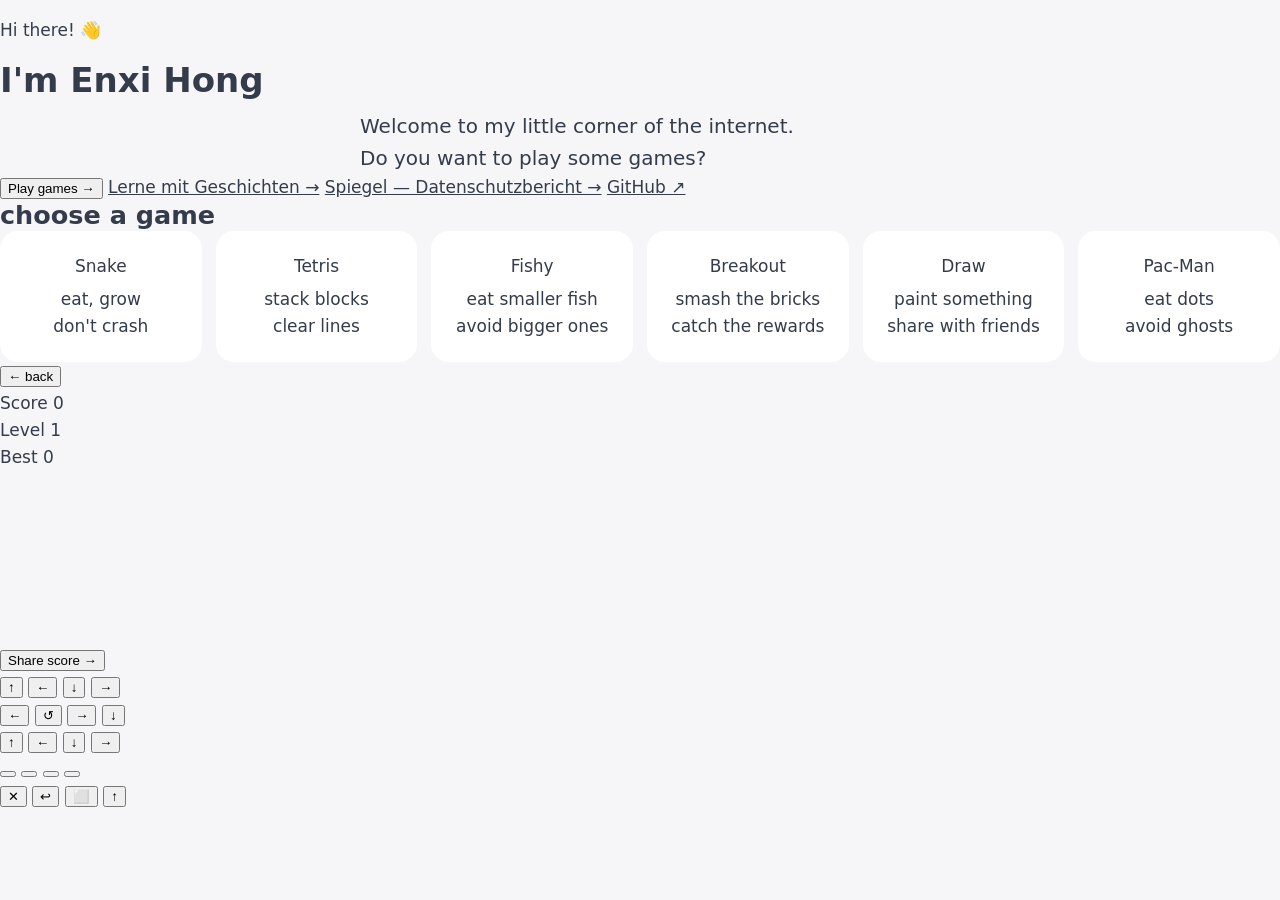
<file: home.html>
<!DOCTYPE html>
<html lang="en">
<head>
  <meta charset="UTF-8" />
  <meta name="viewport" content="width=device-width, initial-scale=1.0, user-scalable=no" />

  <!-- Primary SEO -->
  <title>Enxi Hong</title>
  <meta name="description" content="Hi, I'm Enxi Hong. Welcome to my little corner of the internet." />
  <meta name="author" content="Enxi Hong" />
  <link rel="canonical" href="https://enxihong.github.io/" />

  <!-- Open Graph (social sharing + Google preview) -->
  <meta property="og:type" content="website" />
  <meta property="og:url" content="https://enxihong.github.io/" />
  <meta property="og:title" content="Enxi Hong" />
  <meta property="og:description" content="Hi, I'm Enxi Hong. Welcome to my little corner of the internet." />

  <!-- Structured data: tells Google this is a person's page -->
  <script type="application/ld+json">
  {
    "@context": "https://schema.org",
    "@type": "Person",
    "name": "Enxi Hong",
    "url": "https://enxihong.github.io/",
    "sameAs": [
      "https://github.com/enxihong"
    ]
  }
  </script>

  <link rel="stylesheet" href="style.css" />
</head>
<body>

<div id="screen-start" class="screen">
  <p class="greeting">Hi there! 👋</p>
  <h1 id="name-title">I'm Enxi Hong</h1>
  <p class="tagline">
    Welcome to my little corner of the internet.<br>
    Do you want to play some games?
  </p>
  <div class="start-buttons">
    <button class="btn-primary" id="play-btn">Play games →</button>
    <a class="btn-secondary" href="fabel.html">Lerne mit Geschichten →</a>
    <a class="btn-secondary" href="spiegel/">Spiegel — Datenschutzbericht →</a>
    <a class="btn-secondary" href="https://github.com/enxihong" target="_blank" rel="noopener">GitHub ↗</a>
  </div>
</div>

<div id="screen-menu" class="screen hidden">
  <h2>choose a game</h2>
  <div class="cards">
    <div class="card" data-game="snake">
      <div class="card-title">Snake</div>
      <div class="card-desc">eat, grow<br>don't crash</div>
    </div>
    <div class="card" data-game="tetris">
      <div class="card-title">Tetris</div>
      <div class="card-desc">stack blocks<br>clear lines</div>
    </div>
    <div class="card" data-game="fishy">
      <div class="card-title">Fishy</div>
      <div class="card-desc">eat smaller fish<br>avoid bigger ones</div>
    </div>
    <div class="card" data-game="breakout">
      <div class="card-title">Breakout</div>
      <div class="card-desc">smash the bricks<br>catch the rewards</div>
    </div>
    <div class="card" data-game="draw">
      <div class="card-title">Draw</div>
      <div class="card-desc">paint something<br>share with friends</div>
    </div>
    <div class="card" data-game="pacman">
      <div class="card-title">Pac-Man</div>
      <div class="card-desc">eat dots<br>avoid ghosts</div>
    </div>
  </div>
</div>

<div id="screen-game" class="screen hidden">
  <div class="game-header">
    <button id="back-btn">← back</button>
    <div class="score-group">
      <div class="score-item">
        <span class="score-label">Score</span>
        <span class="score-value" id="score">0</span>
      </div>
      <div class="score-item" id="level-item">
        <span class="score-label">Level</span>
        <span class="score-value" id="level">1</span>
      </div>
      <div class="score-item">
        <span class="score-label">Best</span>
        <span class="score-value" id="best">0</span>
      </div>
    </div>
  </div>

  <div id="canvas-wrapper">
    <canvas id="canvas"></canvas>
    <div id="overlay">
      <h2 id="overlay-title"></h2>
      <p id="overlay-sub"></p>
    </div>
    <button id="share-score-btn" class="hidden">Share score →</button>
  </div>

  <div id="controls-snake" class="controls gone">
    <button id="sn-up"    style="grid-column:2;grid-row:1">↑</button>
    <button id="sn-left"  style="grid-column:1;grid-row:2">←</button>
    <button id="sn-down"  style="grid-column:2;grid-row:2">↓</button>
    <button id="sn-right" style="grid-column:3;grid-row:2">→</button>
  </div>
  <div id="controls-tetris" class="controls gone">
    <button id="tet-left"   style="grid-column:1;grid-row:1">←</button>
    <button id="tet-rotate" style="grid-column:2;grid-row:1">↺</button>
    <button id="tet-right"  style="grid-column:3;grid-row:1">→</button>
    <button id="tet-drop"   style="grid-column:2;grid-row:2">↓</button>
  </div>
  <div id="controls-pacman" class="controls gone">
    <button id="pm-up"    style="grid-column:2;grid-row:1">↑</button>
    <button id="pm-left"  style="grid-column:1;grid-row:2">←</button>
    <button id="pm-down"  style="grid-column:2;grid-row:2">↓</button>
    <button id="pm-right" style="grid-column:3;grid-row:2">→</button>
  </div>

  <!-- Draw toolbar -->
  <div id="draw-toolbar" class="gone">
    <div id="draw-colors"></div>
    <div id="draw-actions">
      <button class="draw-size" data-size="4"  title="Small"></button>
      <button class="draw-size" data-size="10" title="Medium"></button>
      <button class="draw-size" data-size="22" title="Large"></button>
      <button class="draw-size" data-size="40" title="XL"></button>
      <div class="draw-sep"></div>
      <button id="draw-eraser" title="Eraser">✕</button>
      <button id="draw-undo"   title="Undo">↩</button>
      <button id="draw-clear"  title="Clear">⬜</button>
      <button id="draw-share"  title="Save / Share">↑</button>
    </div>
  </div>
</div>

<script src="js/main.js"></script>
<script src="js/snake.js"></script>
<script src="js/tetris.js"></script>
<script src="js/fishy.js"></script>
<script src="js/breakout.js"></script>
<script src="js/draw.js"></script>
<script src="js/pacman.js"></script>
</body>
</html>
</file>
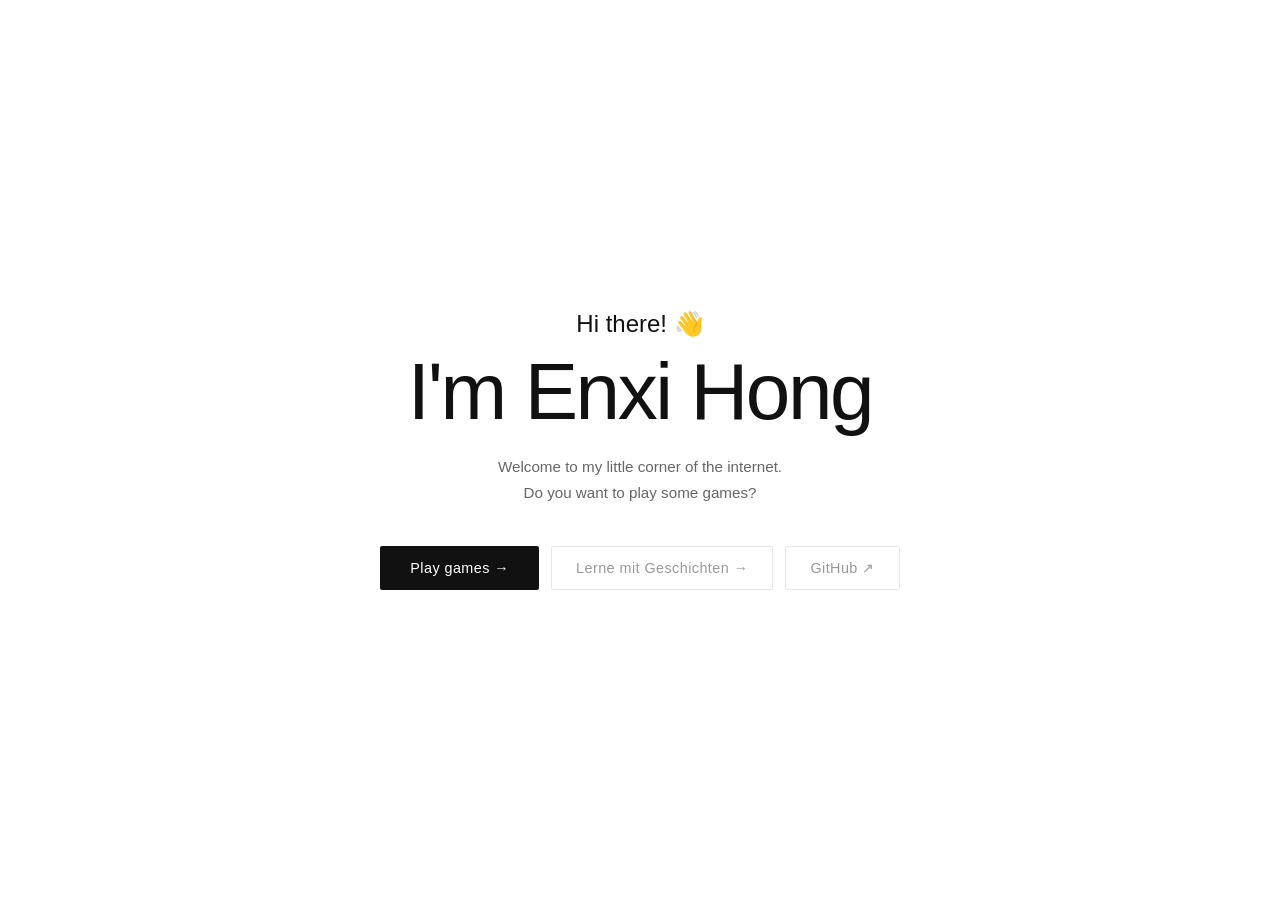
<file: v1/home.html>
<!DOCTYPE html>
<html lang="en">
<head>
  <meta charset="UTF-8" />
  <meta name="viewport" content="width=device-width, initial-scale=1.0, user-scalable=no" />

  <!-- Primary SEO -->
  <title>Enxi Hong</title>
  <meta name="description" content="Hi, I'm Enxi Hong. Welcome to my little corner of the internet." />
  <meta name="author" content="Enxi Hong" />
  <link rel="canonical" href="https://enxihong.github.io/v1/home.html" />

  <!-- Open Graph (social sharing + Google preview) -->
  <meta property="og:type" content="website" />
  <meta property="og:url" content="https://enxihong.github.io/" />
  <meta property="og:title" content="Enxi Hong" />
  <meta property="og:description" content="Hi, I'm Enxi Hong. Welcome to my little corner of the internet." />

  <!-- Structured data: tells Google this is a person's page -->
  <script type="application/ld+json">
  {
    "@context": "https://schema.org",
    "@type": "Person",
    "name": "Enxi Hong",
    "url": "https://enxihong.github.io/",
    "sameAs": [
      "https://github.com/enxihong"
    ]
  }
  </script>

  <link rel="stylesheet" href="style.css" />
</head>
<body>

<div id="screen-start" class="screen">
  <p class="greeting">Hi there! 👋</p>
  <h1 id="name-title">I'm Enxi Hong</h1>
  <p class="tagline">
    Welcome to my little corner of the internet.<br>
    Do you want to play some games?
  </p>
  <div class="start-buttons">
    <button class="btn-primary" id="play-btn">Play games →</button>
    <a class="btn-secondary" href="fabel.html">Lerne mit Geschichten →</a>
    <a class="btn-secondary" href="https://github.com/enxihong" target="_blank" rel="noopener">GitHub ↗</a>
  </div>
</div>

<div id="screen-menu" class="screen hidden">
  <h2>choose a game</h2>
  <div class="cards">
    <div class="card" data-game="snake">
      <div class="card-title">Snake</div>
      <div class="card-desc">eat, grow<br>don't crash</div>
    </div>
    <div class="card" data-game="tetris">
      <div class="card-title">Tetris</div>
      <div class="card-desc">stack blocks<br>clear lines</div>
    </div>
    <div class="card" data-game="fishy">
      <div class="card-title">Fishy</div>
      <div class="card-desc">eat smaller fish<br>avoid bigger ones</div>
    </div>
    <div class="card" data-game="breakout">
      <div class="card-title">Breakout</div>
      <div class="card-desc">smash the bricks<br>catch the rewards</div>
    </div>
    <div class="card" data-game="draw">
      <div class="card-title">Draw</div>
      <div class="card-desc">paint something<br>share with friends</div>
    </div>
    <div class="card" data-game="pacman">
      <div class="card-title">Pac-Man</div>
      <div class="card-desc">eat dots<br>avoid ghosts</div>
    </div>
  </div>
</div>

<div id="screen-game" class="screen hidden">
  <div class="game-header">
    <button id="back-btn">← back</button>
    <div class="score-group">
      <div class="score-item">
        <span class="score-label">Score</span>
        <span class="score-value" id="score">0</span>
      </div>
      <div class="score-item" id="level-item">
        <span class="score-label">Level</span>
        <span class="score-value" id="level">1</span>
      </div>
      <div class="score-item">
        <span class="score-label">Best</span>
        <span class="score-value" id="best">0</span>
      </div>
    </div>
  </div>

  <div id="canvas-wrapper">
    <canvas id="canvas"></canvas>
    <div id="overlay">
      <h2 id="overlay-title"></h2>
      <p id="overlay-sub"></p>
    </div>
    <button id="share-score-btn" class="hidden">Share score →</button>
  </div>

  <div id="controls-snake" class="controls gone">
    <button id="sn-up"    style="grid-column:2;grid-row:1">↑</button>
    <button id="sn-left"  style="grid-column:1;grid-row:2">←</button>
    <button id="sn-down"  style="grid-column:2;grid-row:2">↓</button>
    <button id="sn-right" style="grid-column:3;grid-row:2">→</button>
  </div>
  <div id="controls-tetris" class="controls gone">
    <button id="tet-left"   style="grid-column:1;grid-row:1">←</button>
    <button id="tet-rotate" style="grid-column:2;grid-row:1">↺</button>
    <button id="tet-right"  style="grid-column:3;grid-row:1">→</button>
    <button id="tet-drop"   style="grid-column:2;grid-row:2">↓</button>
  </div>
  <div id="controls-pacman" class="controls gone">
    <button id="pm-up"    style="grid-column:2;grid-row:1">↑</button>
    <button id="pm-left"  style="grid-column:1;grid-row:2">←</button>
    <button id="pm-down"  style="grid-column:2;grid-row:2">↓</button>
    <button id="pm-right" style="grid-column:3;grid-row:2">→</button>
  </div>

  <!-- Draw toolbar -->
  <div id="draw-toolbar" class="gone">
    <div id="draw-colors"></div>
    <div id="draw-actions">
      <button class="draw-size" data-size="4"  title="Small"></button>
      <button class="draw-size" data-size="10" title="Medium"></button>
      <button class="draw-size" data-size="22" title="Large"></button>
      <button class="draw-size" data-size="40" title="XL"></button>
      <div class="draw-sep"></div>
      <button id="draw-eraser" title="Eraser">✕</button>
      <button id="draw-undo"   title="Undo">↩</button>
      <button id="draw-clear"  title="Clear">⬜</button>
      <button id="draw-share"  title="Save / Share">↑</button>
    </div>
  </div>
</div>

<script src="js/main.js"></script>
<script src="js/snake.js"></script>
<script src="js/tetris.js"></script>
<script src="js/fishy.js"></script>
<script src="js/breakout.js"></script>
<script src="js/draw.js"></script>
<script src="js/pacman.js"></script>
</body>
</html>
</file>
<file: style.css>
:root {
  --bg: #f6f6f9;
  --card: #fff;
  --text: #343c4b;
  --muted: #6b7280;
  --line: #e5e7ee;
  --purple: #88619a; --purple-soft: #ebe3f1;
  --yellow: #d9a12f; --yellow-soft: #f9efd6;
  --green: #33a474; --green-soft: #dcefe5;
  --coral: #d9644f; --coral-soft: #f8e2dc;
  --term: #1b1d25;
  --radius: 18px;
  color-scheme: light;
}

* { box-sizing: border-box; }
body { margin: 0; background: var(--bg); color: var(--text); font: 17px/1.6 'Red Hat Display', system-ui, sans-serif; }
a { color: inherit; }
h1, h2 { line-height: 1.15; margin: 0; }
.wrap { max-width: 960px; margin: 0 auto; padding: 0 16px; }

.purple { --c: var(--purple); --soft: var(--purple-soft); }
.yellow { --c: var(--yellow); --soft: var(--yellow-soft); }
.green  { --c: var(--green);  --soft: var(--green-soft); }
.coral  { --c: var(--coral);  --soft: var(--coral-soft); }

.btn {
  display: inline-block; border: 0; cursor: pointer; text-decoration: none;
  background: var(--purple); color: #fff; font: 700 17px 'Red Hat Display', sans-serif;
  padding: 14px 30px; border-radius: 999px; transition: transform .15s, box-shadow .15s;
  box-shadow: 0 6px 18px rgb(136 97 154 / .3);
}
.btn:hover { transform: translateY(-2px); }
.btn.ghost { background: transparent; color: var(--text); box-shadow: inset 0 0 0 2px var(--line); }

.avatar {
  display: inline-grid; place-items: center; width: 64px; height: 64px; border-radius: 50%;
  background: var(--soft); font-size: 34px; flex-shrink: 0;
}

/* ---------- Home ---------- */

.hero { text-align: center; padding: 56px 16px 64px; background: linear-gradient(180deg, var(--purple-soft), var(--bg)); }
.hero h1 { font-size: clamp(36px, 7vw, 64px); font-weight: 900; letter-spacing: -.02em; margin: 24px 0 12px; }
.hero p { font-size: 20px; color: var(--muted); margin: 0 0 28px; }
.hero small { display: block; margin-top: 14px; color: var(--muted); }
.hero-emojis { display: flex; flex-wrap: wrap; justify-content: center; gap: 6px; font-size: 30px; max-width: 680px; margin: 0 auto; }
.hero-emojis span { animation: bob 3s ease-in-out infinite; }
.hero-emojis span:nth-child(3n) { animation-delay: -1s; }
.hero-emojis span:nth-child(3n+1) { animation-delay: -2s; }
@keyframes bob { 50% { transform: translateY(-8px); } }

.section-title { text-align: center; font-size: 32px; font-weight: 900; margin: 16px 0 32px; }
.group { margin-bottom: 40px; }
.group h2 { color: var(--c); font-size: 26px; font-weight: 900; }
.group-blurb { color: var(--muted); margin: 4px 0 16px; }
.cards { display: grid; grid-template-columns: repeat(auto-fill, minmax(200px, 1fr)); gap: 14px; }
.card {
  display: flex; flex-direction: column; align-items: center; text-align: center; gap: 6px;
  background: var(--card); border-radius: var(--radius); padding: 22px 16px; text-decoration: none;
  border-bottom: 5px solid var(--c); transition: transform .15s, box-shadow .15s;
}
.card:hover { transform: translateY(-4px); box-shadow: 0 10px 24px rgb(0 0 0 / .07); }
.card strong { color: var(--c); font-size: 18px; }
.card span:last-child { color: var(--muted); font-size: 15px; line-height: 1.4; }

footer { text-align: center; color: var(--muted); font-size: 14px; padding: 40px 16px; }

/* ---------- Terminal quiz ---------- */

.quiz { padding-top: 32px; padding-bottom: 32px; }
.term { background: var(--term); border-radius: 14px; overflow: hidden; box-shadow: 0 24px 60px rgb(27 29 37 / .3); }
.term-bar { display: flex; align-items: center; gap: 7px; padding: 12px 14px; background: #262935; }
.term-bar i { width: 12px; height: 12px; border-radius: 50%; background: #ff5f57; }
.term-bar i:nth-child(2) { background: #febc2e; }
.term-bar i:nth-child(3) { background: #28c840; }
.term-bar span { flex: 1; text-align: center; color: #8b90a0; font: 13px 'JetBrains Mono', monospace; margin-right: 50px; }
.term-progress { height: 3px; background: #262935; }
.term-progress div { height: 100%; width: 0; background: linear-gradient(90deg, var(--purple), var(--coral)); transition: width .4s; }
.term-body {
  height: min(70vh, 620px); overflow-y: auto; padding: 18px; color: #d6d9e3;
  font: 15px/1.6 'JetBrains Mono', monospace; overscroll-behavior: contain;
}
.line { white-space: pre-wrap; min-height: 1.6em; }
.line.cmd { color: #7ee787; }
.line.dim { color: #7c8294; }
.line.q { color: #fff; font-weight: 700; }
.line.reply { color: #ff9e8a; font-style: italic; }
.line.result { color: #febc2e; font-weight: 700; font-size: 17px; }
.options { display: grid; gap: 8px; margin: 10px 0 6px; }
.options button, .open-report {
  text-align: left; cursor: pointer; font: inherit; color: #d6d9e3; background: #262935;
  border: 1px solid #343846; border-radius: 8px; padding: 10px 12px; transition: background .15s, border-color .15s;
}
.options button b { color: #febc2e; }
.options button:not(:disabled):hover { background: #303446; border-color: #7ee787; }
.options button:disabled { cursor: default; opacity: .35; }
.options button.picked { opacity: 1; border-color: #7ee787; color: #fff; }
.open-report { margin: 14px 8px 0 0; color: #1b1d25; background: #7ee787; border-color: #7ee787; font-weight: 700; }
.options button.go-back { color: #7c8294; background: transparent; }
.open-report.go-back { color: #d6d9e3; background: transparent; border-color: #343846; font-weight: 400; }
.hint { text-align: center; color: var(--muted); font-size: 14px; }

/* ---------- Type / result page ---------- */

.type-hero { position: relative; text-align: center; padding: 48px 16px 40px; background: var(--soft); }
.back { position: absolute; top: 16px; left: 16px; text-decoration: none; font-weight: 700; color: var(--c); }
.figure {
  width: 180px; height: 180px; margin: 12px auto 20px; border-radius: 50%; display: grid; place-items: center;
  font-size: 96px; background: #fff; box-shadow: 0 0 0 10px rgb(255 255 255 / .5); animation: bob 4s ease-in-out infinite;
}
.eyebrow { text-transform: uppercase; letter-spacing: .14em; font-weight: 700; font-size: 14px; color: var(--c); margin: 0 0 6px; }
.type-hero h1 { font-size: clamp(34px, 6vw, 56px); font-weight: 900; color: var(--c); }
.tagline { font-size: 20px; margin: 10px auto 0; max-width: 560px; }

.type-page { padding-top: 28px; }
.panel { display: block; background: var(--card); border-radius: var(--radius); padding: 24px; margin-bottom: 16px; text-decoration: none; }
.panel h2 { font-size: 15px; text-transform: uppercase; letter-spacing: .1em; color: var(--c); margin-bottom: 12px; }
.roast { font-size: 19px; margin: 0; }
.panel ul { margin: 0; padding-left: 20px; }
.panel li + li { margin-top: 8px; }
.two { display: grid; grid-template-columns: 1fr 1fr; gap: 16px; }
.two .panel { margin-bottom: 0; }
.two + .panel, .two + .two, .two + .actions { margin-top: 16px; }
.quote blockquote { margin: 0; font-size: 22px; font-weight: 500; font-style: italic; border-left: 4px solid var(--c); padding-left: 16px; }
.mono { font-family: 'JetBrains Mono', monospace; margin: 0; }
.enemy { border-bottom: 5px solid var(--c); transition: transform .15s; }
.enemy:hover { transform: translateY(-3px); }
.enemy p { margin: 0 0 8px; }
.enemy p:first-of-type { display: flex; align-items: center; gap: 12px; font-size: 19px; color: var(--c); }
.enemy .avatar { width: 48px; height: 48px; font-size: 26px; }

.axis + .axis { margin-top: 18px; }
.axis-label { font-size: 16px; margin-bottom: 6px; }
.axis-label b { color: var(--c); font-size: 20px; }
.bar { position: relative; height: 12px; border-radius: 6px; background: var(--soft); }
.bar::before { content: ''; position: absolute; inset: 0 auto 0 0; width: var(--v); border-radius: 6px; background: var(--c); }
.bar.right::before { inset: 0 0 0 auto; width: calc(100% - var(--v)); }
.bar i { position: absolute; top: 50%; left: var(--v); width: 22px; height: 22px; border-radius: 50%; background: #fff; border: 4px solid var(--c); transform: translate(-50%, -50%); }
.axis-poles { display: flex; justify-content: space-between; font-size: 14px; color: var(--muted); margin-top: 6px; }
.axis-poles .on { color: var(--text); font-weight: 700; }

.actions { display: flex; flex-wrap: wrap; justify-content: center; gap: 12px; padding: 16px 0; }

@media (max-width: 640px) {
  body { font-size: 16px; }
  .two { grid-template-columns: 1fr; }
  .cards { grid-template-columns: 1fr 1fr; gap: 10px; }
  .card { padding: 16px 10px; }
  .card strong { font-size: 16px; }
  .figure { width: 140px; height: 140px; font-size: 72px; }
  .back { position: static; display: block; text-align: left; margin-bottom: 8px; }
  .term-body { font-size: 14px; padding: 14px; height: 72vh; }
  .roast, .quote blockquote { font-size: 18px; }
  .panel { padding: 20px; }
}

@media (prefers-reduced-motion: reduce) {
  * { animation: none !important; transition: none !important; }
}
</file>
<file: spiegel/style.css>
/* Spiegel — Systemschriften, keine externen Ressourcen (Prinzip 2). */

*, *::before, *::after { box-sizing: border-box; margin: 0; padding: 0; }
[hidden] { display: none !important; }

html { height: 100%; -webkit-text-size-adjust: 100%; }
body {
  font-family: -apple-system, BlinkMacSystemFont, "Segoe UI", Helvetica, Arial, sans-serif;
  background: #fff;
  color: #111;
  min-height: 100%;
  padding: 40px 20px 72px;
  line-height: 1.55;
}

.page { max-width: 680px; margin: 0 auto; }

.back-link {
  display: inline-block;
  font-size: 0.8rem;
  color: #bbb;
  text-decoration: none;
  letter-spacing: 0.05em;
  margin-bottom: 36px;
  transition: color 0.2s;
}
.back-link:hover { color: #111; }

/* ---------- Kopf ---------- */

.head { margin-bottom: 32px; }
h1 {
  font-size: clamp(2rem, 6vw, 3.2rem);
  font-weight: 500;
  letter-spacing: -0.03em;
  line-height: 1.1;
  margin-bottom: 12px;
}
.lede { font-size: 0.95rem; color: #666; max-width: 34em; }

/* ---------- Knöpfe ---------- */

.choice {
  display: flex;
  gap: 12px;
  flex-wrap: wrap;
  margin-bottom: 14px;
}
.btn-primary {
  flex: 1 1 220px;
  background: #111;
  color: #fff;
  border: 1.5px solid #111;
  padding: 15px 22px;
  font: inherit;
  font-size: 0.92rem;
  letter-spacing: 0.02em;
  text-align: center;
  cursor: pointer;
  border-radius: 2px;
  -webkit-tap-highlight-color: transparent;
  transition: opacity 0.2s;
}
.btn-primary:hover { opacity: 0.78; }
.btn-secondary {
  background: none;
  color: #888;
  border: 1.5px solid #e8e8e8;
  padding: 12px 22px;
  font: inherit;
  font-size: 0.88rem;
  cursor: pointer;
  border-radius: 2px;
  -webkit-tap-highlight-color: transparent;
  transition: border-color 0.2s, color 0.2s;
}
.btn-secondary:hover { border-color: #bbb; color: #333; }

/* ---------- Drop-Zone ---------- */

.dropzone {
  display: flex;
  align-items: center;
  justify-content: center;
  min-height: 92px;
  border: 1.5px dashed #e0e0e0;
  border-radius: 2px;
  color: #aaa;
  font-size: 0.85rem;
  text-align: center;
  padding: 16px;
  transition: border-color 0.15s, color 0.15s, background 0.15s;
}
.dropzone.over { border-color: #111; color: #111; background: #fafafa; }
code {
  font-family: ui-monospace, SFMono-Regular, Menlo, Consolas, monospace;
  font-size: 0.85em;
}

.status { margin-top: 14px; font-size: 0.85rem; color: #666; }
.status.error { color: #b3261e; }

/* ---------- Textblöcke ---------- */

.block { margin-top: 44px; }
.block h2 {
  font-size: 0.72rem;
  font-weight: 500;
  letter-spacing: 0.12em;
  text-transform: uppercase;
  color: #aaa;
  margin-bottom: 12px;
}
blockquote {
  border-left: 2px solid #eee;
  padding-left: 16px;
  color: #333;
  font-size: 0.92rem;
}
.note { margin-top: 12px; font-size: 0.82rem; color: #999; }
.promise ul { list-style: none; display: grid; gap: 8px; }
.promise li { font-size: 0.88rem; color: #444; }
.promise strong { font-weight: 500; color: #111; }

/* ---------- Bericht: Kopfzahlen ---------- */

.banner {
  border: 1.5px solid #f0e2b8;
  background: #fdf8e8;
  color: #6b5518;
  font-size: 0.84rem;
  padding: 12px 14px;
  border-radius: 2px;
  margin-bottom: 20px;
}
.range {
  font-size: 0.75rem;
  letter-spacing: 0.1em;
  text-transform: uppercase;
  color: #aaa;
  margin-bottom: 18px;
}
.bignums {
  display: flex;
  flex-wrap: wrap;
  gap: 28px 40px;
  margin-bottom: 24px;
}
.bignum { display: flex; flex-direction: column; }
.bignum .num {
  font-size: clamp(2rem, 9vw, 3rem);
  font-weight: 500;
  letter-spacing: -0.03em;
  line-height: 1;
}
.bignum .lbl {
  margin-top: 6px;
  font-size: 0.72rem;
  letter-spacing: 0.1em;
  text-transform: uppercase;
  color: #aaa;
}
.summary {
  font-size: 1.05rem;
  line-height: 1.6;
  color: #111;
  margin-bottom: 14px;
}
.summary strong { font-weight: 500; }
.caveat {
  font-size: 0.8rem;
  color: #999;
  border-left: 2px solid #eee;
  padding-left: 14px;
  margin-bottom: 40px;
}

.listhead {
  display: flex;
  align-items: baseline;
  justify-content: space-between;
  gap: 12px;
  margin-bottom: 12px;
}
.listhead h2 {
  font-size: 0.72rem;
  font-weight: 500;
  letter-spacing: 0.12em;
  text-transform: uppercase;
  color: #aaa;
}
.listhead span { font-size: 0.72rem; color: #ccc; }

/* ---------- App-Liste ---------- */

.app {
  border-top: 1px solid #eee;
}
.app:last-of-type { border-bottom: 1px solid #eee; }
.app > summary {
  list-style: none;
  cursor: pointer;
  padding: 16px 4px;
  display: flex;
  align-items: center;
  gap: 12px;
  -webkit-tap-highlight-color: transparent;
}
.app > summary::-webkit-details-marker { display: none; }
.app-main { flex: 1 1 auto; min-width: 0; }
.app-name {
  font-size: 0.98rem;
  font-weight: 500;
  overflow-wrap: anywhere;
}
.app-id {
  font-family: ui-monospace, SFMono-Regular, Menlo, Consolas, monospace;
  font-size: 0.7rem;
  color: #bbb;
  overflow-wrap: anywhere;
}
.app-meta {
  margin-top: 4px;
  font-size: 0.78rem;
  color: #888;
  display: flex;
  flex-wrap: wrap;
  gap: 4px 10px;
}
.sensors { display: flex; gap: 4px; flex-wrap: wrap; }
.sensor {
  font-size: 0.7rem;
  line-height: 1;
  padding: 5px 7px;
  border: 1px solid #e6e6e6;
  border-radius: 2px;
  color: #555;
  white-space: nowrap;
}
.sensor.night { border-color: #cfd8e8; background: #f4f7fd; color: #33507f; }
.chev { color: #ccc; font-size: 0.8rem; }
.app[open] > summary .chev { color: #111; }

.tracker-share {
  font-variant-numeric: tabular-nums;
  color: #b3261e;
}
.tracker-share.none { color: #8a8a8a; }

/* ---------- Detailansicht ---------- */

.detail { padding: 4px 4px 28px; }
.detail h3 {
  font-size: 0.68rem;
  font-weight: 500;
  letter-spacing: 0.12em;
  text-transform: uppercase;
  color: #bbb;
  margin: 20px 0 10px;
}
.empty { font-size: 0.84rem; color: #aaa; }

.tl-days {
  display: flex;
  align-items: center;
  gap: 10px;
  font-size: 0.62rem;
  color: #ccc;
  letter-spacing: 0.06em;
  margin-bottom: 4px;
}
.tl-daylist { flex: 1 1 auto; display: flex; min-width: 0; }
.tl-day { flex: 1 1 0; min-width: 0; overflow: hidden; white-space: nowrap; }
.tl-dow + .tl-date { margin-left: 0.35em; }

.tl-row { display: flex; align-items: center; gap: 10px; margin-bottom: 6px; }
.tl-label {
  flex: 0 0 88px;
  font-size: 0.74rem;
  color: #666;
  overflow: hidden;
  text-overflow: ellipsis;
  white-space: nowrap;
}
.tl-track {
  position: relative;
  flex: 1 1 auto;
  height: 20px;
  background: #f6f6f6;
  border-radius: 2px;
  overflow: hidden;
}
.tl-night { position: absolute; top: 0; bottom: 0; background: #eceff5; }
.tl-grid  { position: absolute; top: 0; bottom: 0; width: 1px; background: #e4e4e4; }
.tl-mark {
  position: absolute;
  top: 3px;
  bottom: 3px;
  min-width: 2px;
  background: #111;
  border-radius: 1px;
}
.tl-mark.night { background: #33507f; }
.tl-mark.open  { background: repeating-linear-gradient(90deg, #111 0 3px, transparent 3px 6px); }
.tl-legend { font-size: 0.7rem; color: #bbb; margin-top: 8px; }

/* ---------- Domain-Tabelle ---------- */

.table-wrap { overflow-x: auto; }
table { border-collapse: collapse; width: 100%; font-size: 0.8rem; }
th {
  text-align: left;
  font-weight: 500;
  color: #aaa;
  font-size: 0.68rem;
  letter-spacing: 0.08em;
  text-transform: uppercase;
  border-bottom: 1px solid #eee;
  padding: 6px 10px 6px 0;
}
td {
  border-bottom: 1px solid #f4f4f4;
  padding: 8px 10px 8px 0;
  vertical-align: top;
}
td.dom {
  font-family: ui-monospace, SFMono-Regular, Menlo, Consolas, monospace;
  overflow-wrap: anywhere;
}
td.num, th.num { text-align: right; font-variant-numeric: tabular-nums; padding-right: 0; }
.tag {
  display: inline-block;
  font-size: 0.66rem;
  line-height: 1;
  padding: 4px 6px;
  border-radius: 2px;
  border: 1px solid #f0cfcc;
  background: #fdf3f2;
  color: #b3261e;
  white-space: nowrap;
}
.tag.bg { border-color: #e6e6e6; background: #fafafa; color: #777; }
.owner { color: #888; font-size: 0.74rem; }

.parsenote { margin-top: 32px; font-size: 0.78rem; color: #bbb; }
.report-actions { margin-top: 24px; }

@media (max-width: 600px) {
  /* Sieben Datumsangaben nebeneinander werden auf dem Handy zu Matsch. */
  .tl-dow + .tl-date { display: none; }
}

@media (max-width: 520px) {
  .tl-label { flex-basis: 66px; font-size: 0.68rem; }
  .bignums { gap: 20px 28px; }
}
</file>
<file: v1/style.css>
*, *::before, *::after { box-sizing: border-box; margin: 0; padding: 0; }
    html, body { height: 100%; overflow: hidden; }
    body {
      font-family: -apple-system, BlinkMacSystemFont, "Segoe UI", Helvetica, Arial, sans-serif;
      background: #fff;
      color: #111;
    }

    .screen {
      position: absolute;
      inset: 0;
      display: flex;
      flex-direction: column;
      align-items: center;
      justify-content: center;
      gap: 20px;
      transition: opacity 0.25s;
    }
    .screen.hidden { opacity: 0; pointer-events: none; }

    #screen-start {
      gap: 0;
    }
    #screen-start .greeting {
      font-size: 1.5rem;
      margin-bottom: 8px;
      animation: fadeUp 0.5s ease both;
    }
    #screen-start h1 {
      font-size: clamp(2.4rem, 7vw, 5rem);
      font-weight: 500;
      letter-spacing: -0.03em;
      margin-bottom: 16px;
      animation: fadeUp 0.5s 0.1s ease both;
    }
    #screen-start .tagline {
      font-size: 0.95rem;
      color: #666;
      line-height: 1.7;
      text-align: center;
      max-width: 320px;
      margin-bottom: 40px;
      animation: fadeUp 0.5s 0.2s ease both;
    }
    .start-buttons {
      display: flex;
      gap: 12px;
      flex-wrap: wrap;
      justify-content: center;
      animation: fadeUp 0.5s 0.3s ease both;
    }
    .btn-primary {
      background: #111;
      color: #fff;
      border: none;
      padding: 13px 30px;
      font: inherit;
      font-size: 0.9rem;
      letter-spacing: 0.03em;
      cursor: pointer;
      transition: opacity 0.2s;
      -webkit-tap-highlight-color: transparent;
      border-radius: 2px;
    }
    .btn-primary:hover { opacity: 0.75; }
    .btn-secondary {
      background: none;
      color: #999;
      border: 1.5px solid #e8e8e8;
      padding: 13px 24px;
      font: inherit;
      font-size: 0.9rem;
      letter-spacing: 0.03em;
      cursor: pointer;
      transition: border-color 0.2s, color 0.2s;
      text-decoration: none;
      display: inline-flex;
      align-items: center;
      -webkit-tap-highlight-color: transparent;
      border-radius: 2px;
    }
    .btn-secondary:hover { border-color: #bbb; color: #555; }

    @keyframes fadeUp {
      from { opacity: 0; transform: translateY(12px); }
      to   { opacity: 1; transform: translateY(0); }
    }

    .hint { font-size: 0.78rem; color: #bbb; letter-spacing: 0.08em; }

    #screen-menu h2 {
      font-size: 0.78rem;
      font-weight: 400;
      color: #bbb;
      letter-spacing: 0.12em;
      text-transform: lowercase;
    }
    .cards { display: flex; gap: 14px; flex-wrap: wrap; justify-content: center; }
    .card {
      width: 130px;
      padding: 22px 18px;
      border: 1.5px solid #111;
      cursor: pointer;
      user-select: none;
      transition: background 0.15s, color 0.15s;
      -webkit-tap-highlight-color: transparent;
    }
    .card:hover, .card:active { background: #111; color: #fff; }
    .card-title { font-size: 1.05rem; font-weight: 500; margin-bottom: 5px; }
    .card-desc { font-size: 0.72rem; color: #888; line-height: 1.5; }
    .card:hover .card-desc, .card:active .card-desc { color: #aaa; }

    #screen-game {
      justify-content: flex-start;
      padding-top: 10px;
      gap: 8px;
    }
    .game-header {
      display: flex;
      align-items: center;
      width: 100%;
      max-width: 900px;
      padding: 0 10px;
      min-height: 36px;
      flex-shrink: 0;
    }
    #back-btn {
      background: none; border: none;
      font: inherit; font-size: 0.8rem;
      color: #bbb; cursor: pointer;
      letter-spacing: 0.05em;
      transition: color 0.2s;
      padding: 4px 0;
      -webkit-tap-highlight-color: transparent;
    }
    #back-btn:hover { color: #111; }
    .score-group { display: flex; gap: 18px; margin-left: auto; }
    .score-item { display: flex; flex-direction: column; align-items: flex-end; gap: 1px; }
    .score-label { font-size: 0.58rem; color: #bbb; text-transform: uppercase; letter-spacing: 0.08em; }
    .score-value { font-size: 0.88rem; font-weight: 500; }

    #canvas-wrapper { position: relative; flex-shrink: 0; }
    canvas { display: block; border: 1.5px solid #111; touch-action: none; }
    #overlay {
      position: absolute; inset: 0;
      display: flex; flex-direction: column;
      align-items: center; justify-content: center;
      gap: 8px;
      background: rgba(255,255,255,0.93);
      cursor: pointer;
    }
    #overlay.hidden { display: none; }
    #overlay h2 { font-size: 1.25rem; font-weight: 500; }
    #overlay p { font-size: 0.78rem; color: #888; text-align: center; line-height: 1.6; }
    #share-score-btn {
      position: absolute;
      bottom: 16px;
      left: 50%;
      transform: translateX(-50%);
      z-index: 2;
      background: #111; color: #fff;
      border: none; border-radius: 2px;
      padding: 9px 22px;
      font: inherit; font-size: 0.78rem;
      letter-spacing: 0.05em;
      cursor: pointer;
      white-space: nowrap;
      transition: opacity 0.2s;
      -webkit-tap-highlight-color: transparent;
    }
    #share-score-btn:hover { opacity: 0.75; }
    #share-score-btn.hidden { display: none; }

    .controls { display: grid; gap: 6px; }
    .controls.gone { display: none; }
    .controls button {
      background: #111; color: #fff;
      border: none; border-radius: 6px;
      width: 46px; height: 46px;
      font-size: 1.05rem;
      display: flex; align-items: center; justify-content: center;
      cursor: pointer;
      -webkit-tap-highlight-color: transparent;
      touch-action: manipulation;
    }
    .controls button:active { background: #444; }
    #controls-snake {
      grid-template-columns: repeat(3, 46px);
      grid-template-rows: repeat(2, 46px);
    }
    #controls-tetris {
      grid-template-columns: repeat(3, 46px);
      grid-template-rows: repeat(2, 46px);
    }
    @media (pointer: fine) { .controls { display: none !important; } }

    /* === Draw toolbar === */
    #draw-toolbar {
      display: flex;
      flex-direction: column;
      gap: 8px;
      width: 100%;
      max-width: 900px;
      padding: 0 8px;
      flex-shrink: 0;
    }
    #draw-toolbar.gone { display: none; }
    #draw-colors {
      display: flex;
      gap: 6px;
      flex-wrap: wrap;
      justify-content: center;
    }
    .draw-swatch {
      width: 28px; height: 28px;
      border-radius: 50%;
      border: 2px solid transparent;
      cursor: pointer;
      transition: transform 0.1s, border-color 0.1s;
      -webkit-tap-highlight-color: transparent;
      flex-shrink: 0;
    }
    .draw-swatch:hover { transform: scale(1.15); }
    .draw-swatch.active { border-color: #111; transform: scale(1.15); }
    .draw-swatch[data-color="#ffffff"] { border-color: #ddd; }
    .draw-swatch[data-color="#ffffff"].active { border-color: #111; }
    #draw-actions {
      display: flex;
      gap: 6px;
      align-items: center;
      justify-content: center;
      flex-wrap: wrap;
    }
    .draw-size {
      border-radius: 50%;
      background: #111;
      border: 2px solid transparent;
      cursor: pointer;
      transition: border-color 0.1s;
      -webkit-tap-highlight-color: transparent;
      flex-shrink: 0;
    }
    .draw-size.active { border-color: #1e88e5; }
    .draw-size[data-size="4"]  { width: 14px; height: 14px; }
    .draw-size[data-size="10"] { width: 20px; height: 20px; }
    .draw-size[data-size="22"] { width: 28px; height: 28px; }
    .draw-size[data-size="40"] { width: 36px; height: 36px; }
    .draw-sep { width: 1px; height: 28px; background: #eee; margin: 0 2px; }
    #draw-actions button:not(.draw-size) {
      background: #f5f5f5;
      border: 1.5px solid #e0e0e0;
      border-radius: 6px;
      width: 36px; height: 36px;
      font-size: 1rem;
      cursor: pointer;
      display: flex; align-items: center; justify-content: center;
      -webkit-tap-highlight-color: transparent;
      transition: background 0.15s;
    }
    #draw-actions button:not(.draw-size):hover { background: #ebebeb; }
    #draw-actions button:not(.draw-size):active { background: #ddd; }
    #draw-eraser.active { background: #111; color: #fff; border-color: #111; }
    #draw-share { background: #111 !important; color: #fff; border-color: #111 !important; }
</file>
